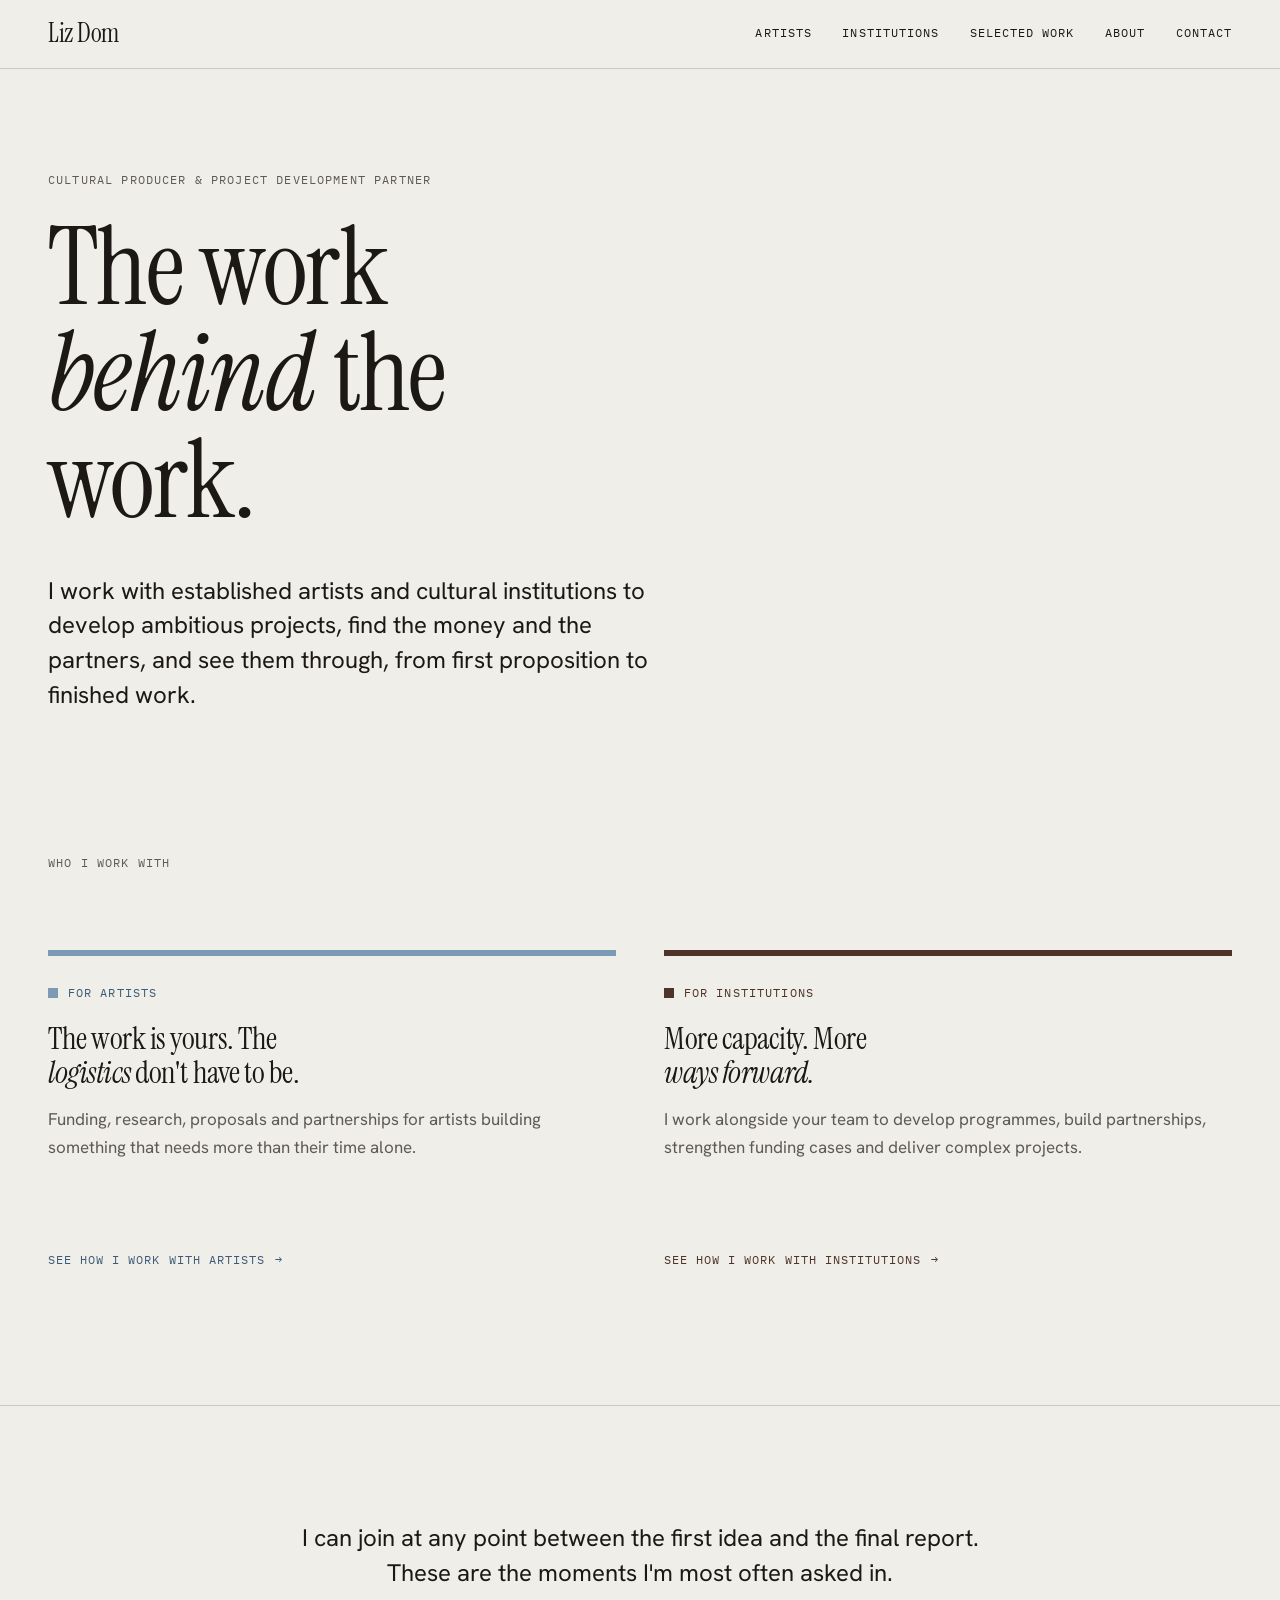
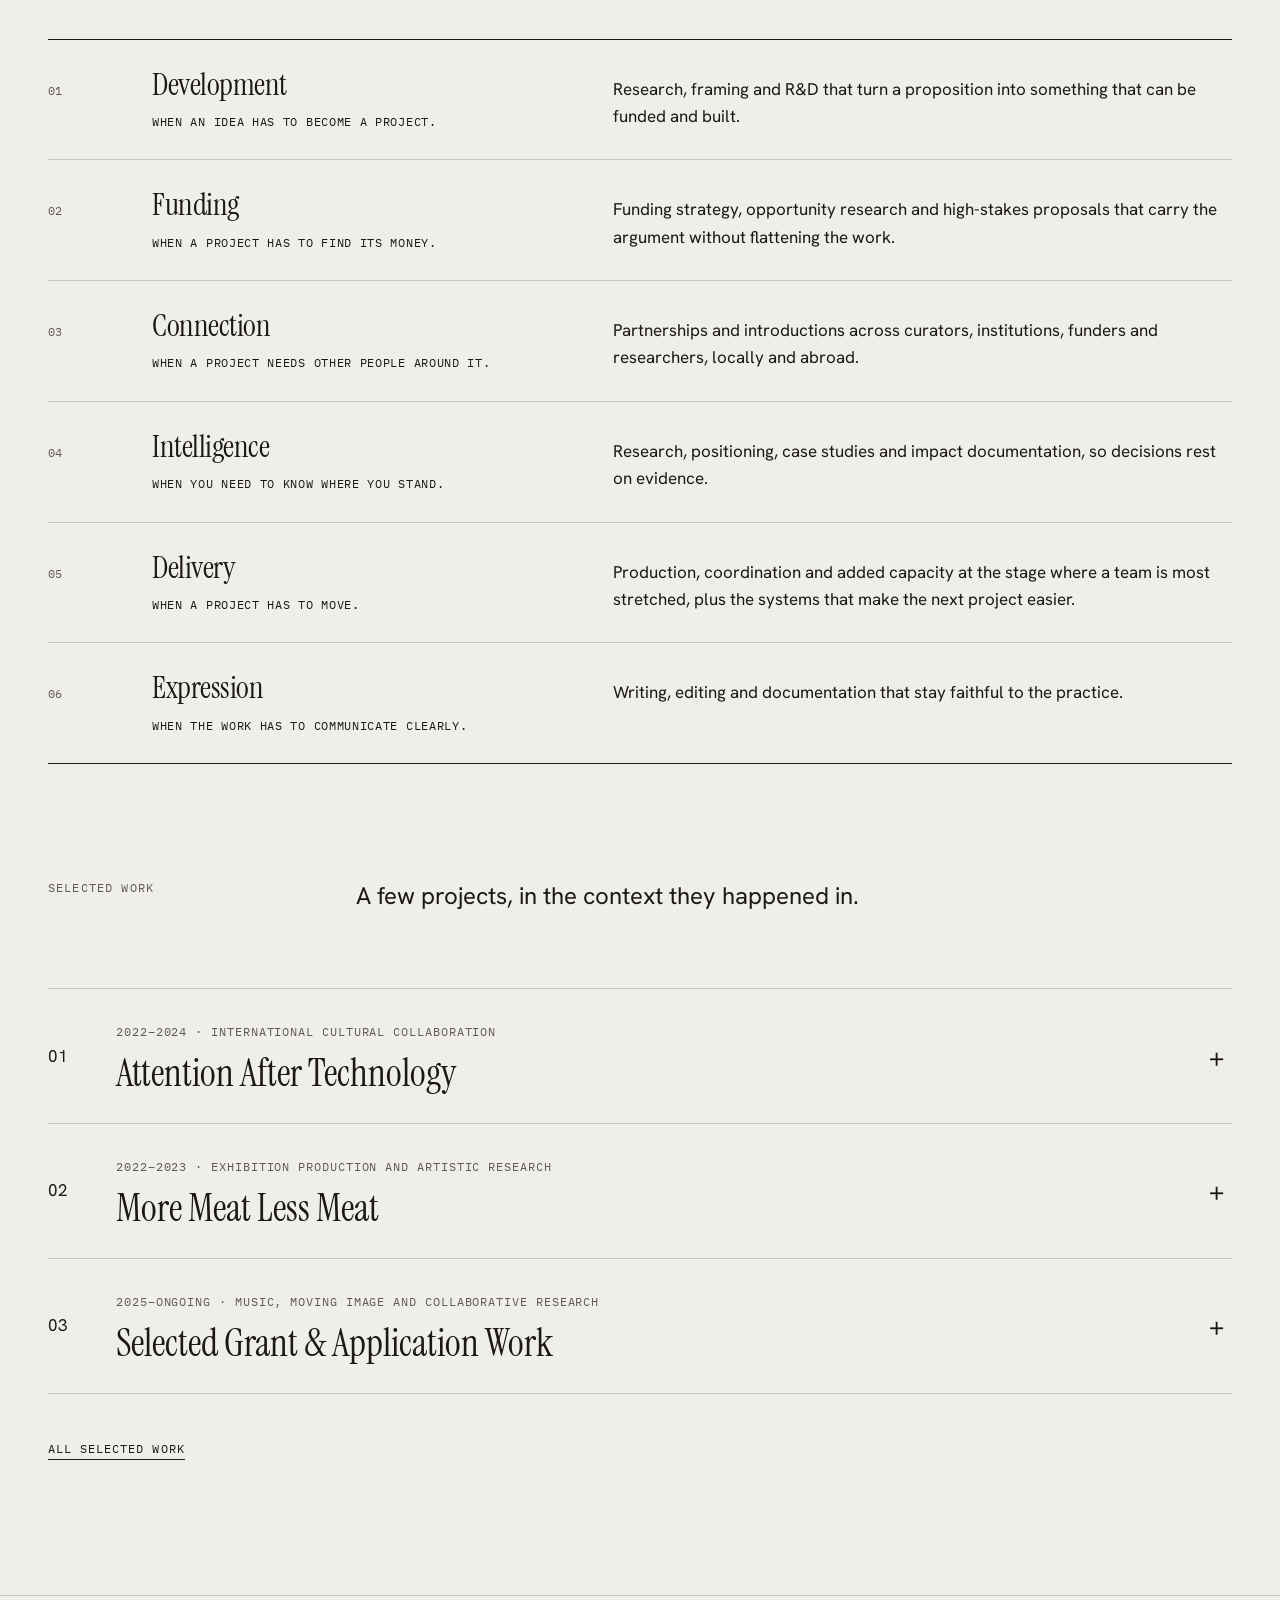
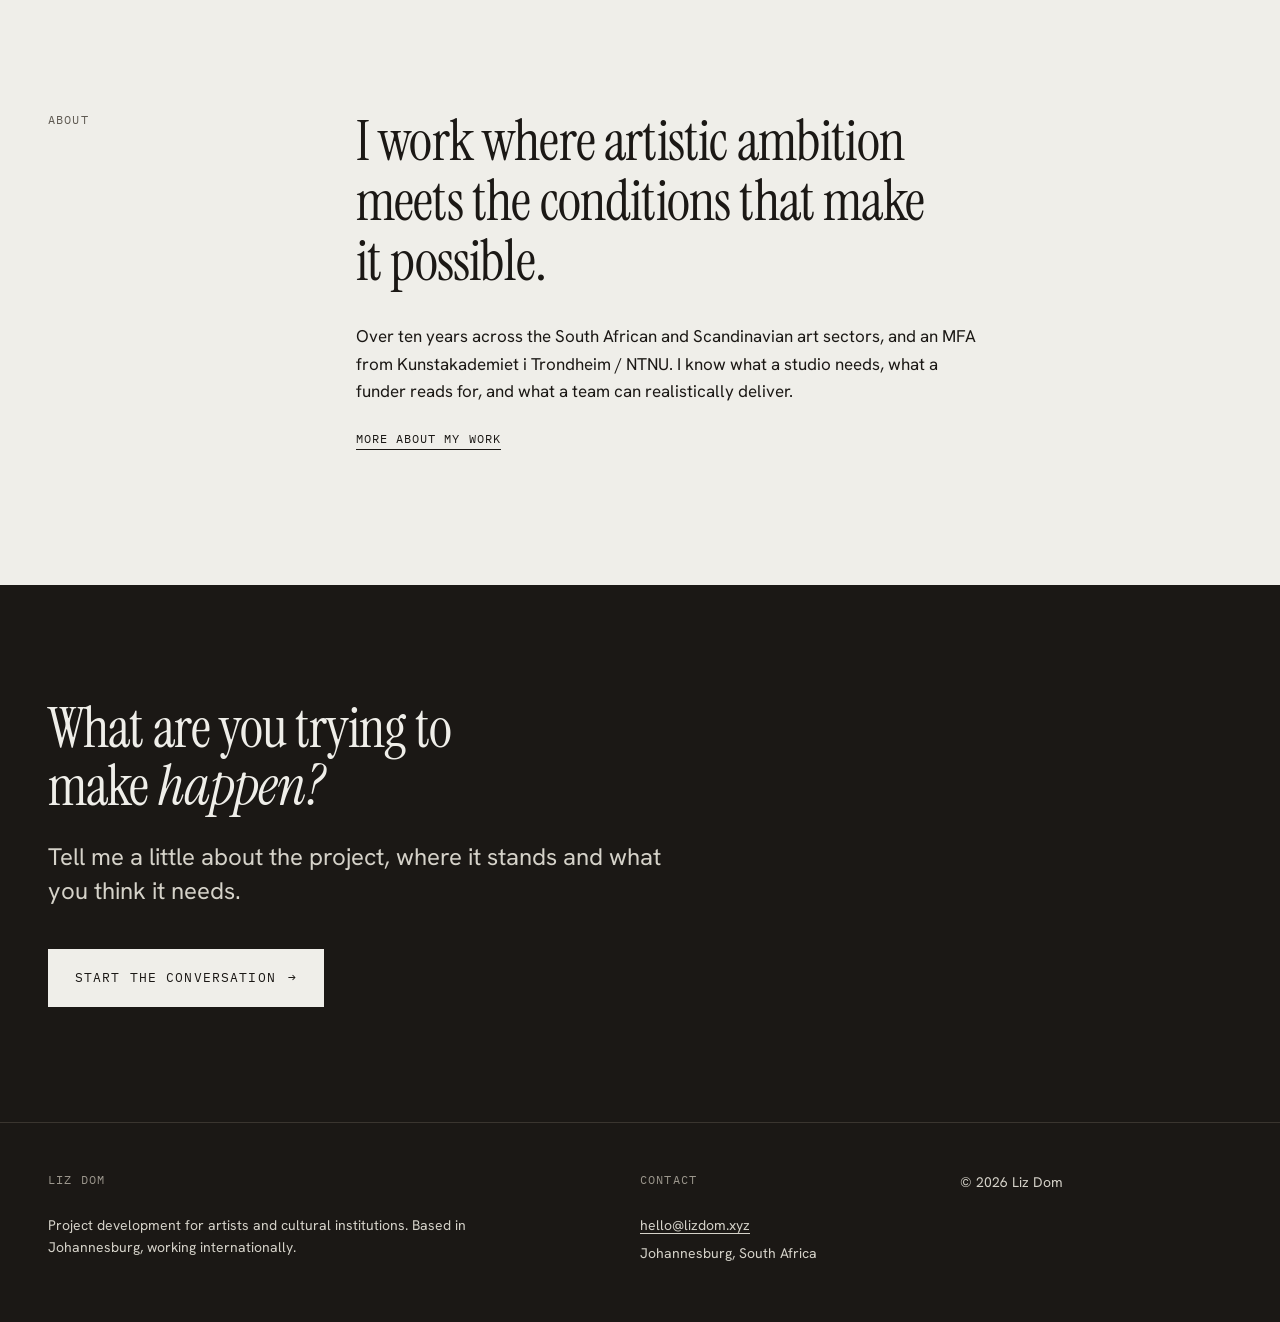
<file: index.html>
<!doctype html>
<html lang="en">
<head>
<meta charset="utf-8">
<meta name="viewport" content="width=device-width,initial-scale=1">
<title>Liz Dom — Cultural producer &amp; project development partner</title>
<meta name="description" content="Liz Dom works with established artists and cultural institutions as an external project partner: research, development, funding, partnerships and delivery.">
<meta name="theme-color" content="#EFEEE9">
<link rel="preconnect" href="https://fonts.googleapis.com"><link rel="preconnect" href="https://fonts.gstatic.com" crossorigin>
<link href="https://fonts.googleapis.com/css2?family=Hanken+Grotesk:wght@400;500;600&family=IBM+Plex+Mono:wght@400;500&family=Instrument+Serif:ital@0;1&display=swap" rel="stylesheet">
<link rel="stylesheet" href="css/tokens.css"><link rel="stylesheet" href="css/style.css">
</head>
<body data-page="home" data-theme="neutral">
<div id="app"><noscript><p style="padding:2rem">Liz Dom: cultural producer and project development partner. Please enable JavaScript, or email hello@lizdom.xyz.</p></noscript></div>
<script src="content/site.js"></script>
<script src="content/home.js"></script>
<script src="content/artists.js"></script>
<script src="content/institutions.js"></script>
<script src="content/about.js"></script>
<script src="content/projects.js"></script>
<script src="content/contact.js"></script>
<script src="js/render.js"></script>
</body>
</html>
</file>
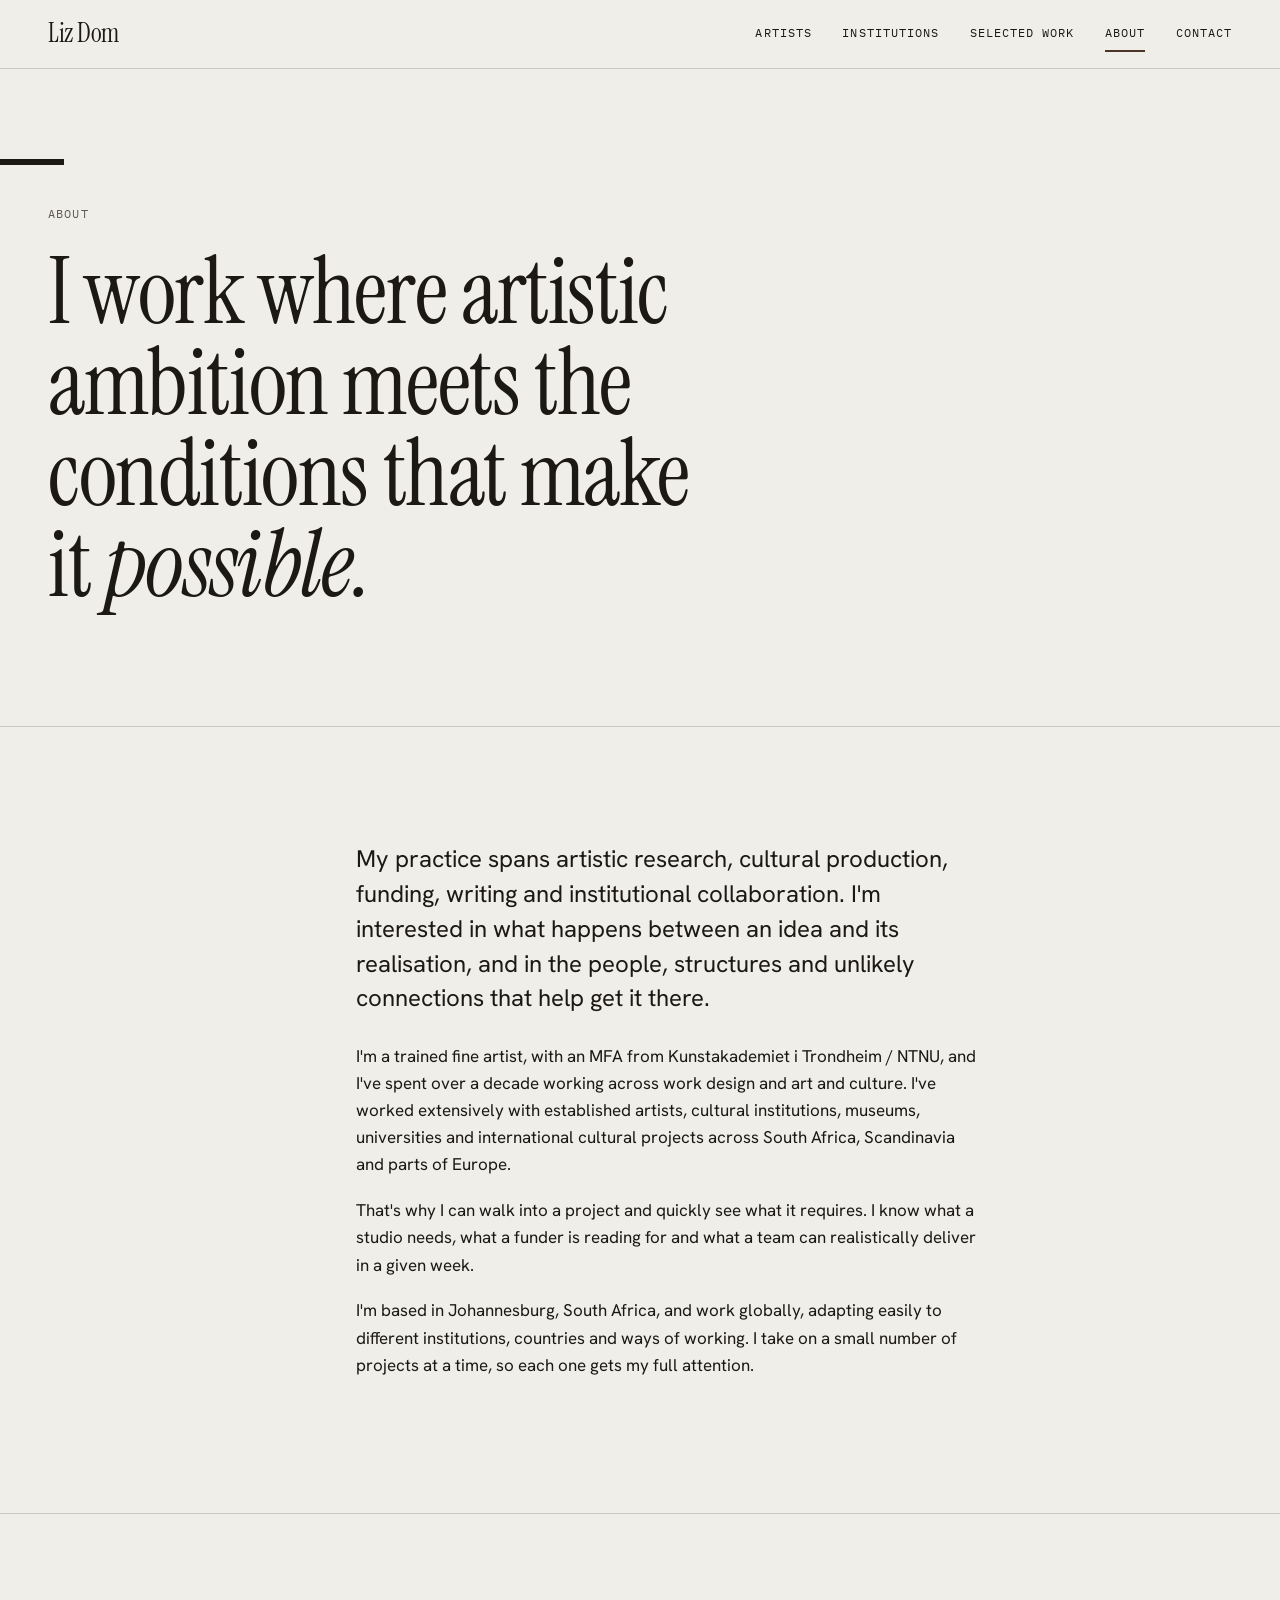
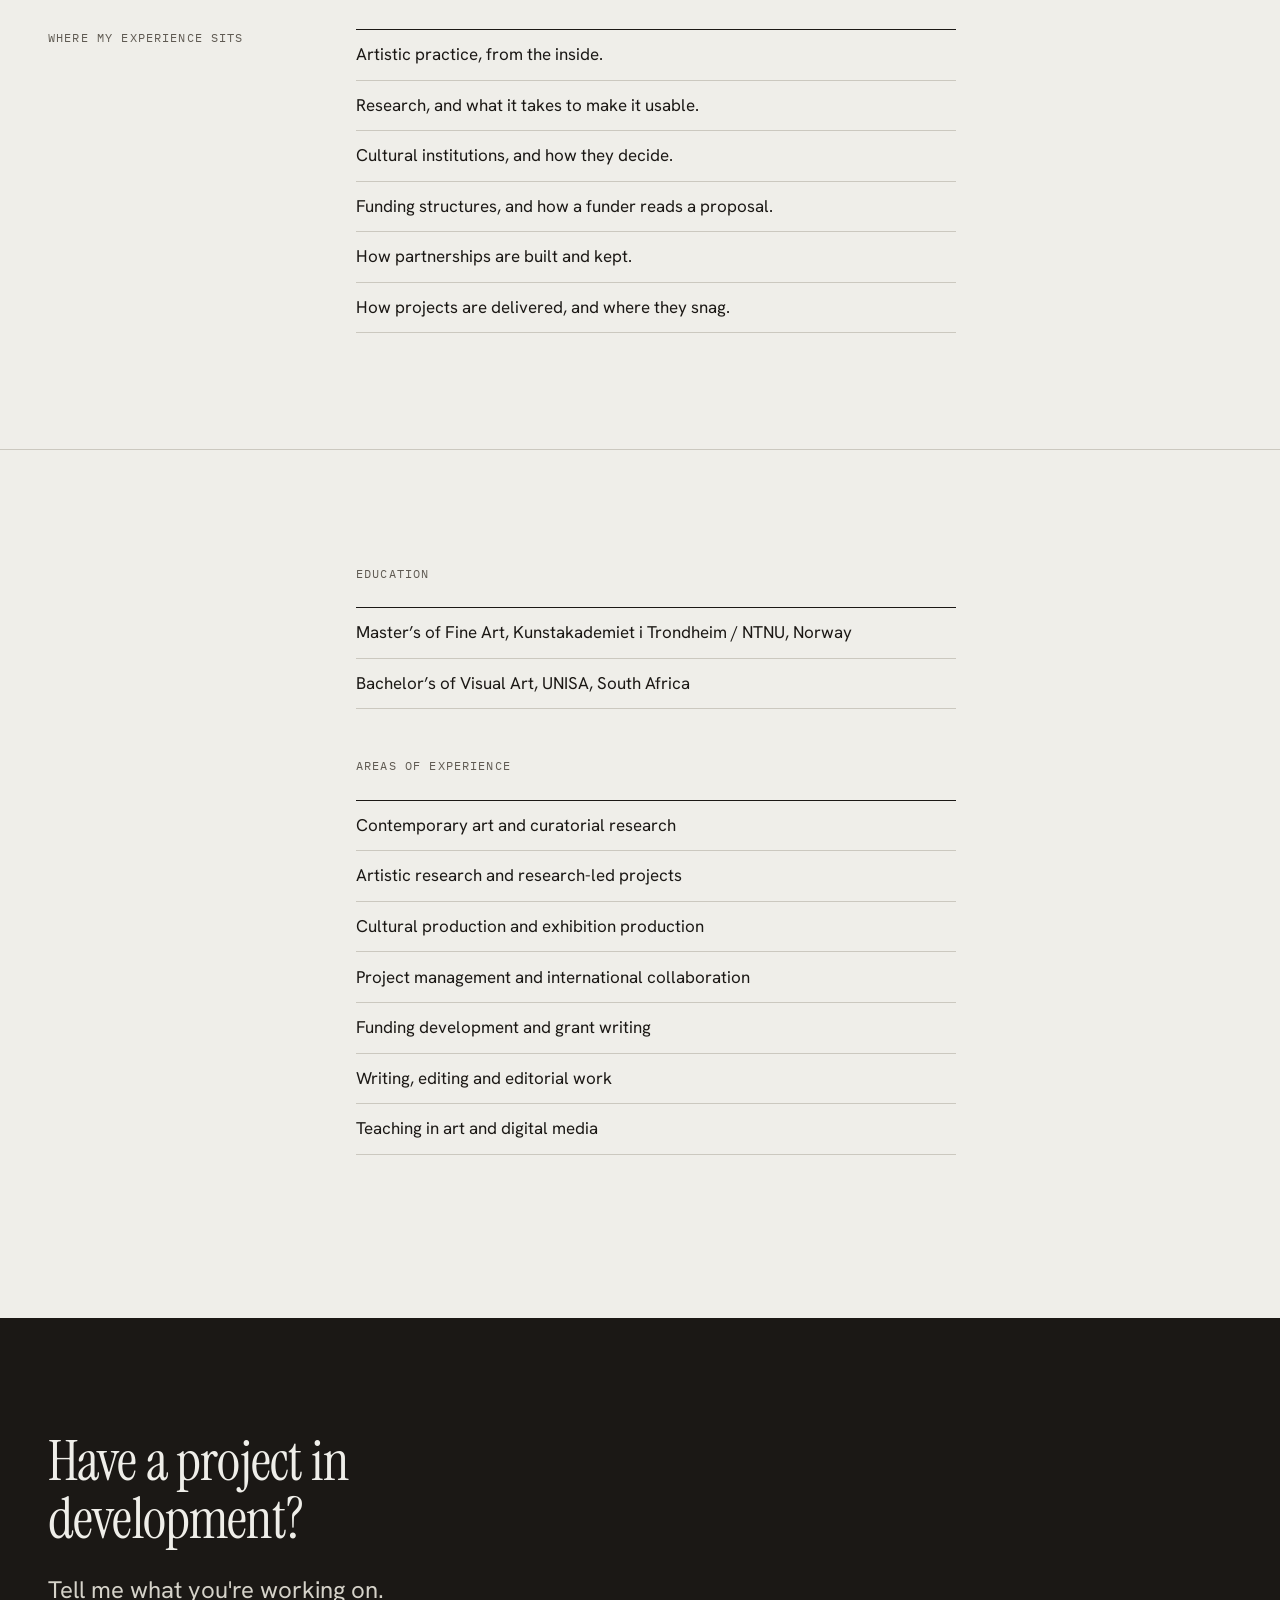
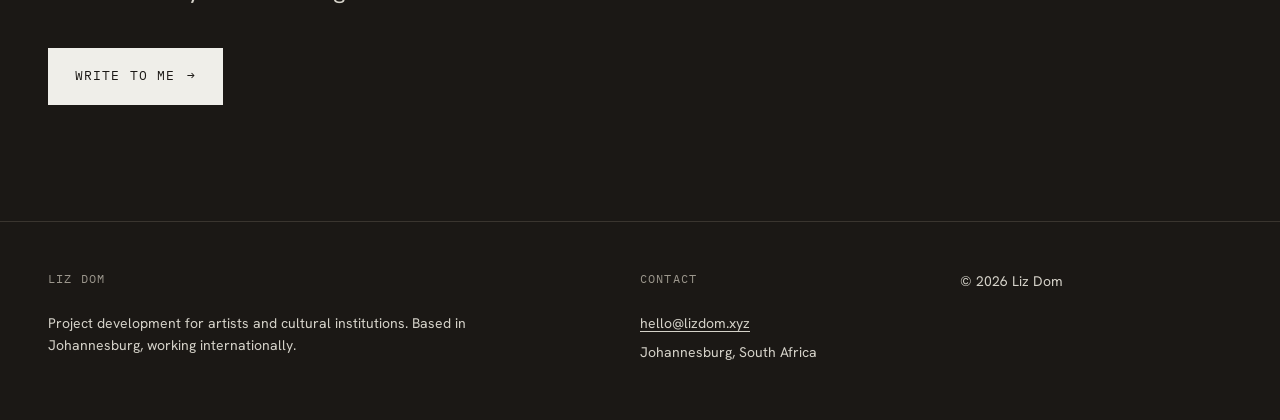
<file: about.html>
<!doctype html>
<html lang="en">
<head>
<meta charset="utf-8">
<meta name="viewport" content="width=device-width,initial-scale=1">
<title>About — Liz Dom</title>
<meta name="description" content="Liz Dom works with established artists and cultural institutions as an external project partner: research, development, funding, partnerships and delivery.">
<meta name="theme-color" content="#EFEEE9">
<link rel="preconnect" href="https://fonts.googleapis.com"><link rel="preconnect" href="https://fonts.gstatic.com" crossorigin>
<link href="https://fonts.googleapis.com/css2?family=Hanken+Grotesk:wght@400;500;600&family=IBM+Plex+Mono:wght@400;500&family=Instrument+Serif:ital@0;1&display=swap" rel="stylesheet">
<link rel="stylesheet" href="css/tokens.css"><link rel="stylesheet" href="css/style.css">
</head>
<body data-page="about" data-theme="neutral">
<div id="app"><noscript><p style="padding:2rem">Liz Dom: cultural producer and project development partner. Please enable JavaScript, or email hello@lizdom.xyz.</p></noscript></div>
<script src="content/site.js"></script>
<script src="content/home.js"></script>
<script src="content/artists.js"></script>
<script src="content/institutions.js"></script>
<script src="content/about.js"></script>
<script src="content/projects.js"></script>
<script src="content/contact.js"></script>
<script src="js/render.js"></script>
</body>
</html>
</file>
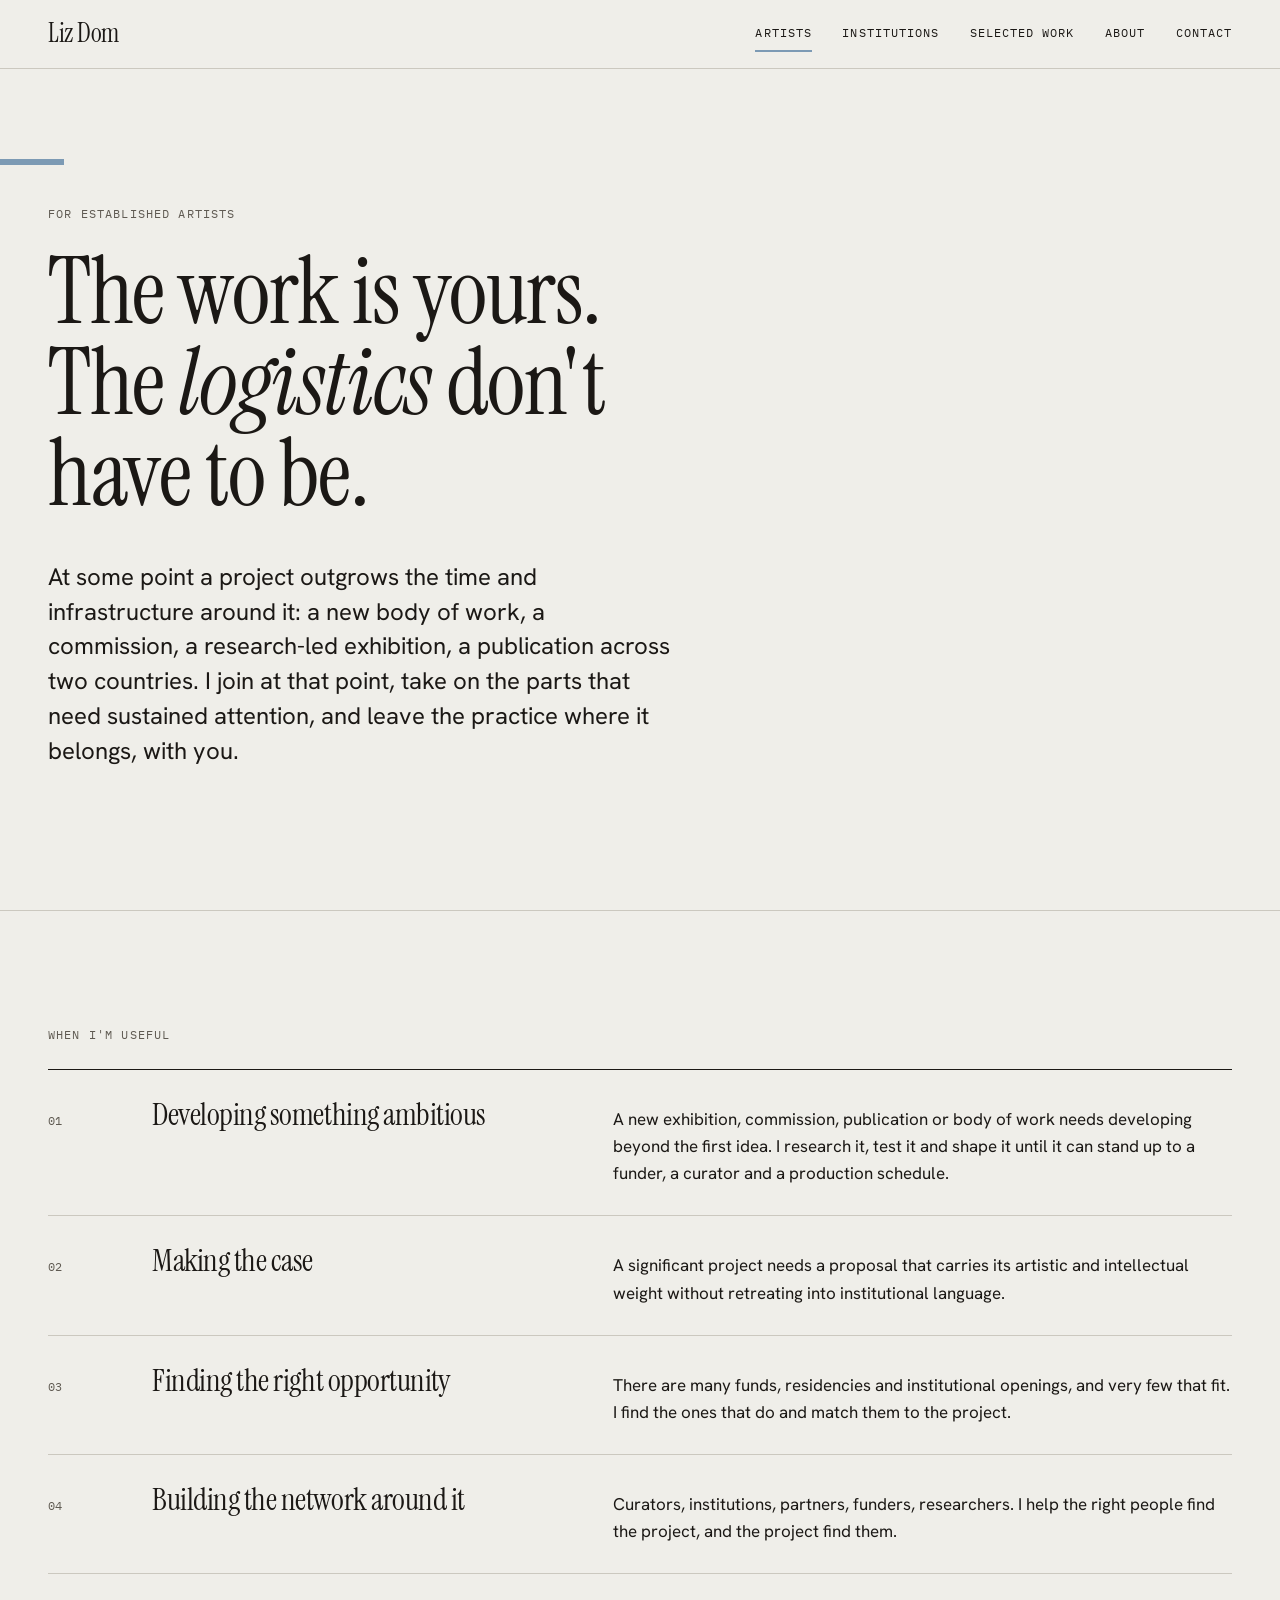
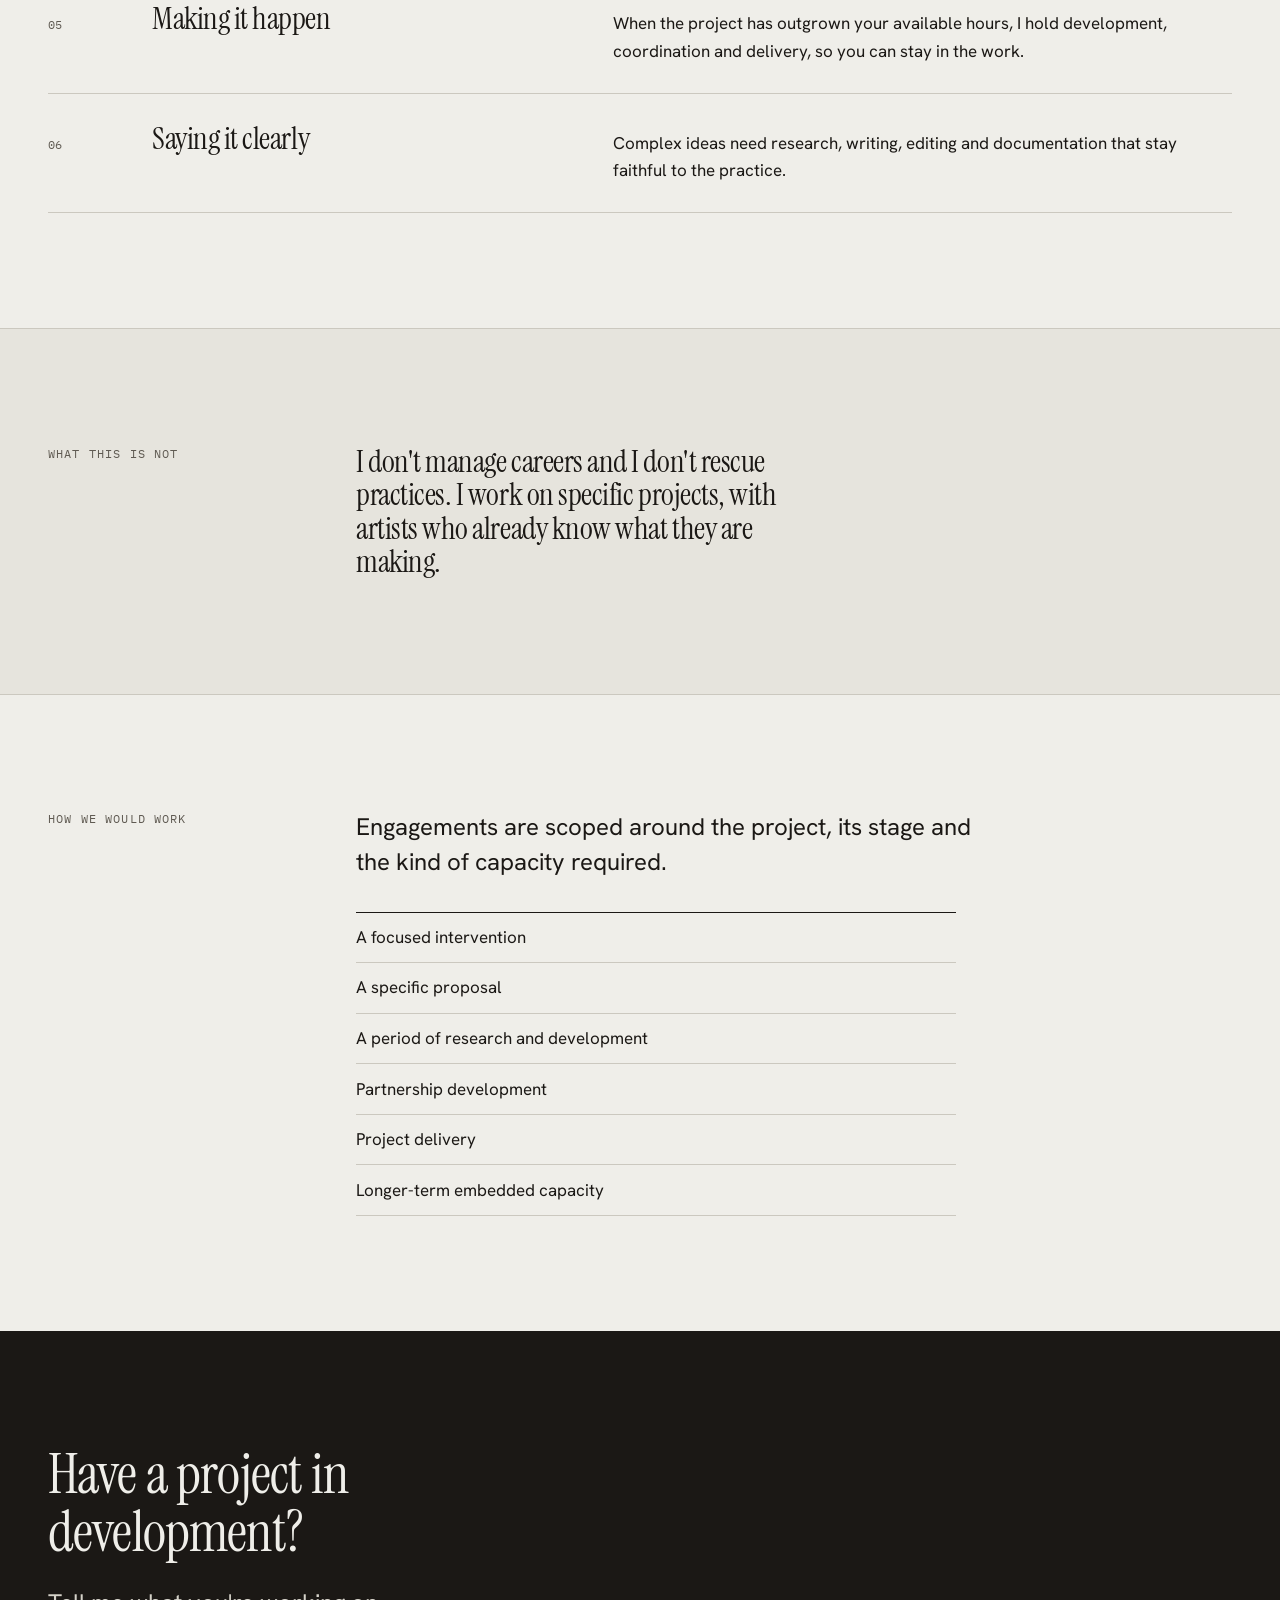
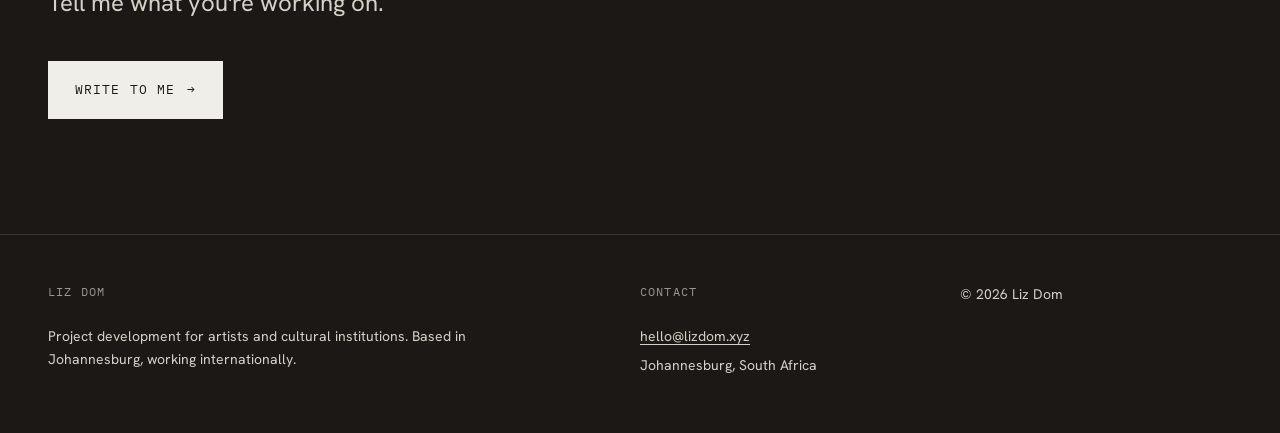
<file: artists.html>
<!doctype html>
<html lang="en">
<head>
<meta charset="utf-8">
<meta name="viewport" content="width=device-width,initial-scale=1">
<title>For artists — Liz Dom</title>
<meta name="description" content="Liz Dom works with established artists and cultural institutions as an external project partner: research, development, funding, partnerships and delivery.">
<meta name="theme-color" content="#EFEEE9">
<link rel="preconnect" href="https://fonts.googleapis.com"><link rel="preconnect" href="https://fonts.gstatic.com" crossorigin>
<link href="https://fonts.googleapis.com/css2?family=Hanken+Grotesk:wght@400;500;600&family=IBM+Plex+Mono:wght@400;500&family=Instrument+Serif:ital@0;1&display=swap" rel="stylesheet">
<link rel="stylesheet" href="css/tokens.css"><link rel="stylesheet" href="css/style.css">
</head>
<body data-page="artists" data-theme="artists">
<div id="app"><noscript><p style="padding:2rem">Liz Dom: cultural producer and project development partner. Please enable JavaScript, or email hello@lizdom.xyz.</p></noscript></div>
<script src="content/site.js"></script>
<script src="content/home.js"></script>
<script src="content/artists.js"></script>
<script src="content/institutions.js"></script>
<script src="content/about.js"></script>
<script src="content/projects.js"></script>
<script src="content/contact.js"></script>
<script src="js/render.js"></script>
</body>
</html>
</file>
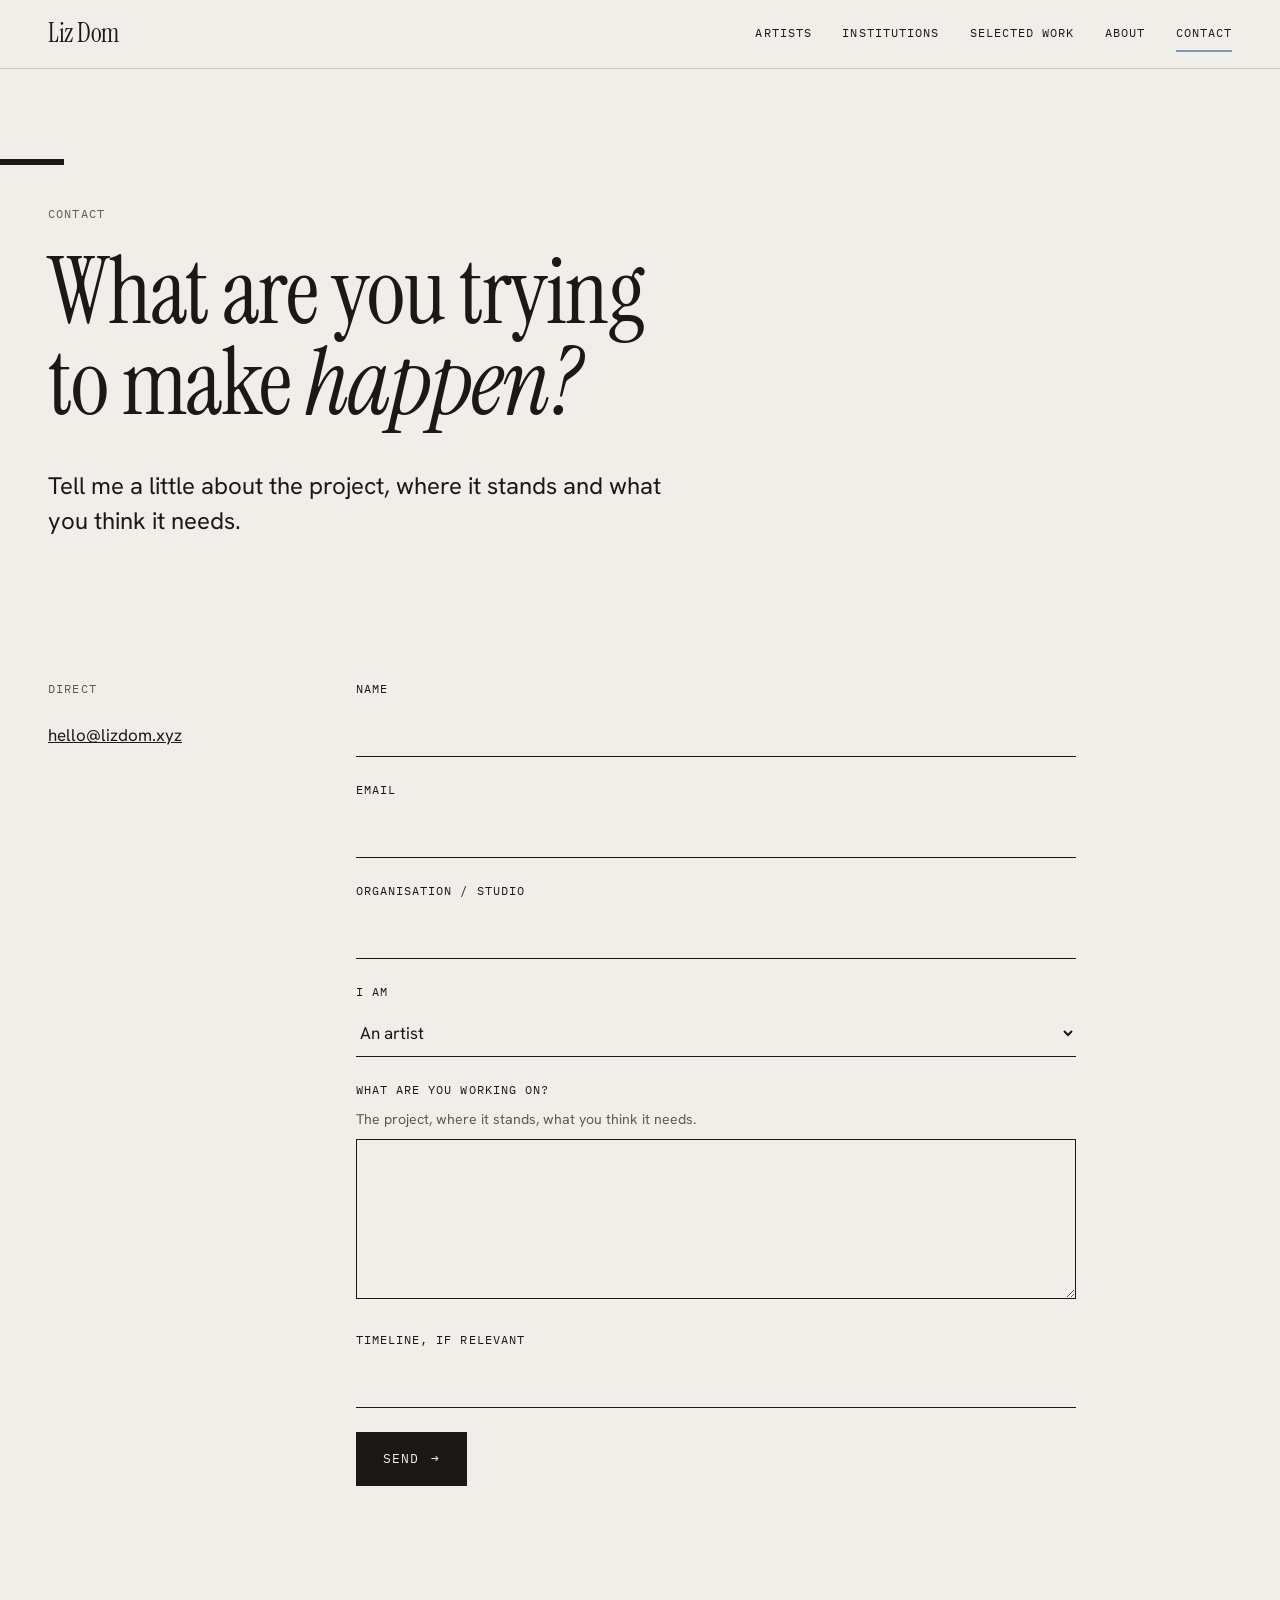
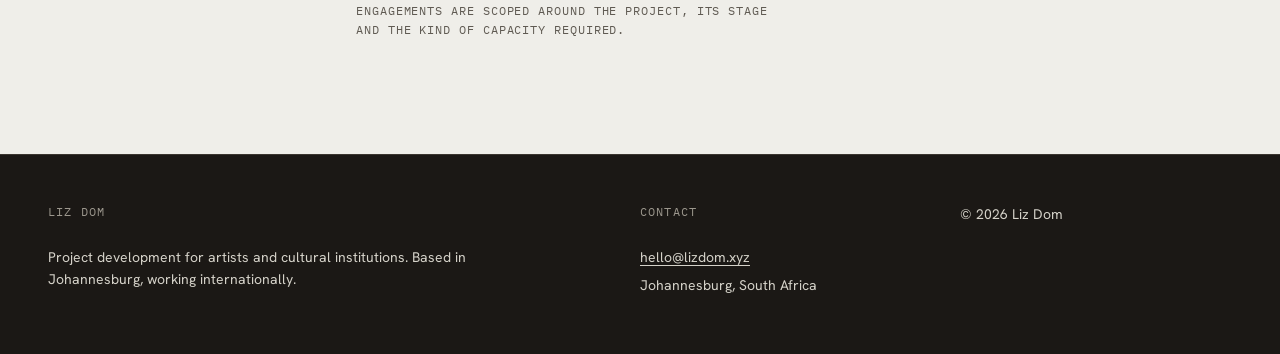
<file: contact.html>
<!doctype html>
<html lang="en">
<head>
<meta charset="utf-8">
<meta name="viewport" content="width=device-width,initial-scale=1">
<title>Contact — Liz Dom</title>
<meta name="description" content="Liz Dom works with established artists and cultural institutions as an external project partner: research, development, funding, partnerships and delivery.">
<meta name="theme-color" content="#EFEEE9">
<link rel="preconnect" href="https://fonts.googleapis.com"><link rel="preconnect" href="https://fonts.gstatic.com" crossorigin>
<link href="https://fonts.googleapis.com/css2?family=Hanken+Grotesk:wght@400;500;600&family=IBM+Plex+Mono:wght@400;500&family=Instrument+Serif:ital@0;1&display=swap" rel="stylesheet">
<link rel="stylesheet" href="css/tokens.css"><link rel="stylesheet" href="css/style.css">
</head>
<body data-page="contact" data-theme="neutral">
<div id="app"><noscript><p style="padding:2rem">Liz Dom: cultural producer and project development partner. Please enable JavaScript, or email hello@lizdom.xyz.</p></noscript></div>
<script src="content/site.js"></script>
<script src="content/home.js"></script>
<script src="content/artists.js"></script>
<script src="content/institutions.js"></script>
<script src="content/about.js"></script>
<script src="content/projects.js"></script>
<script src="content/contact.js"></script>
<script src="js/render.js"></script>
</body>
</html>
</file>
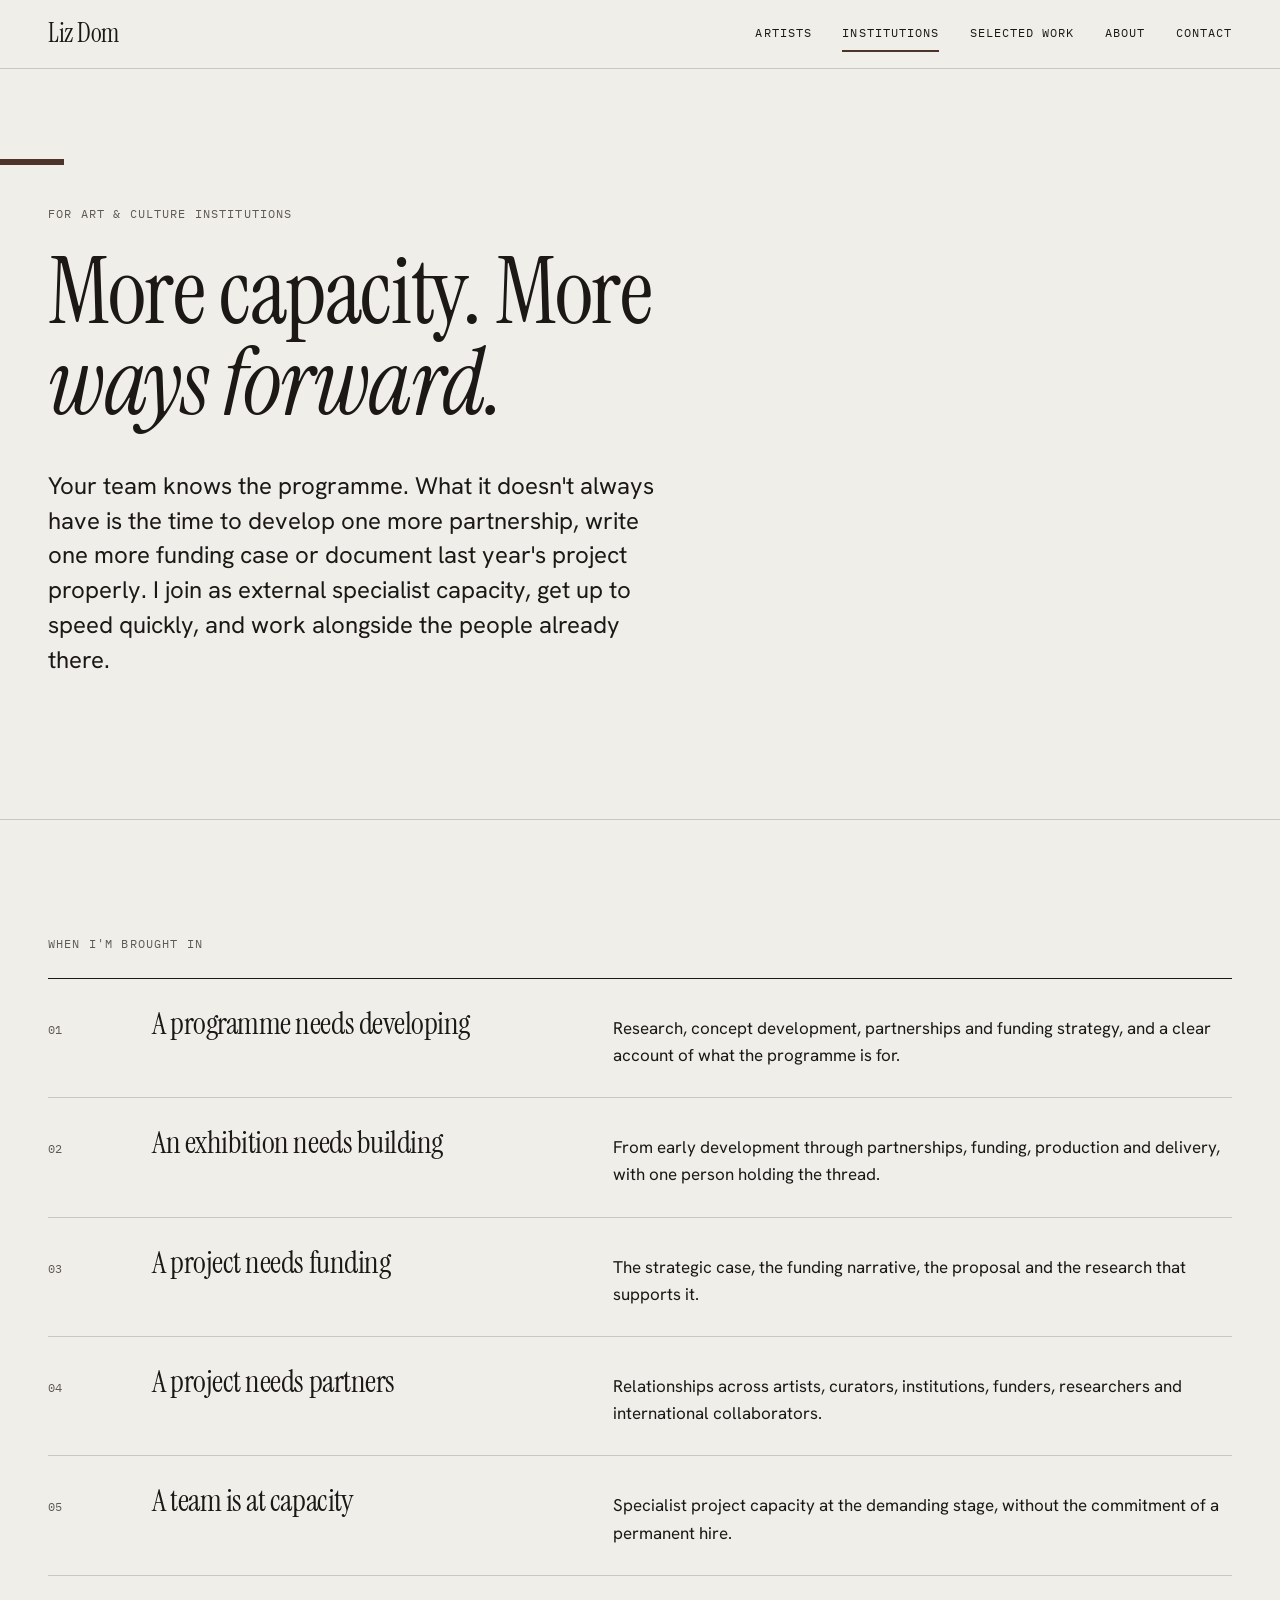
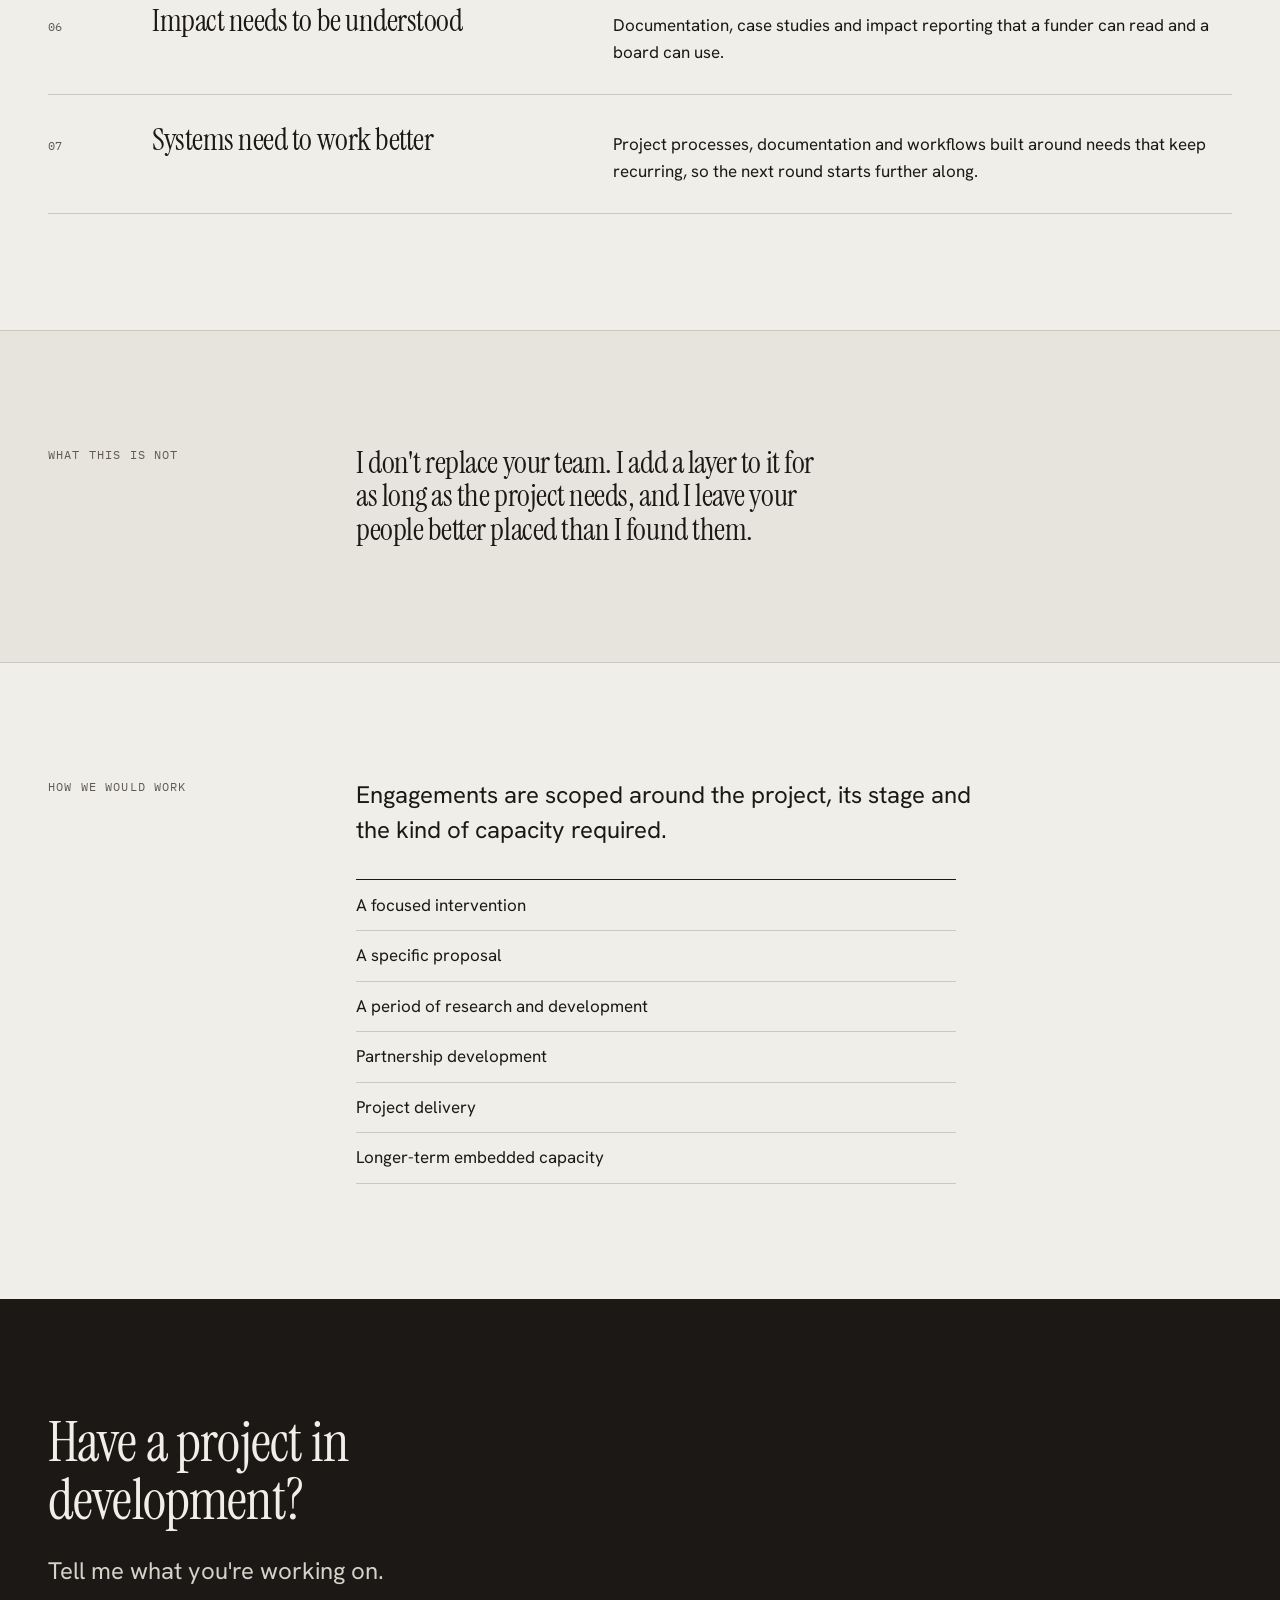
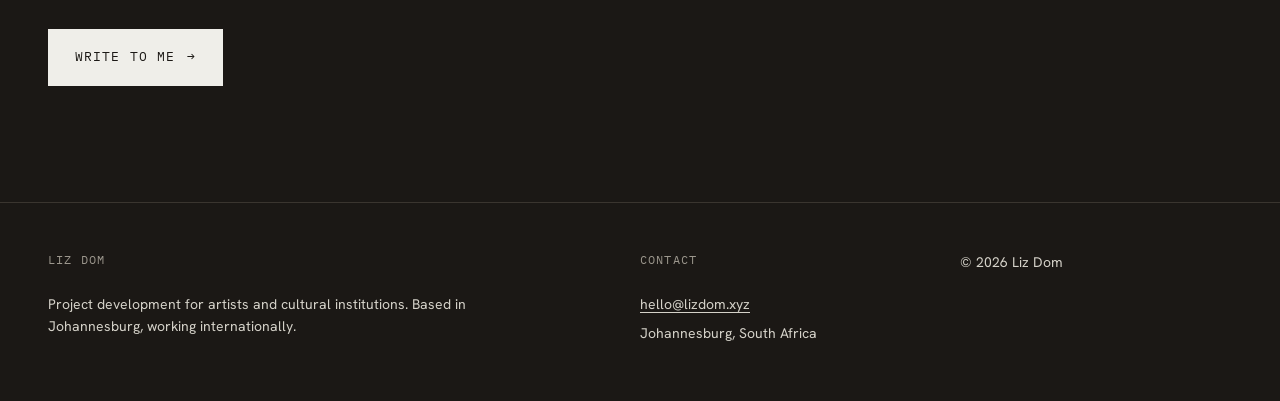
<file: institutions.html>
<!doctype html>
<html lang="en">
<head>
<meta charset="utf-8">
<meta name="viewport" content="width=device-width,initial-scale=1">
<title>For institutions — Liz Dom</title>
<meta name="description" content="Liz Dom works with established artists and cultural institutions as an external project partner: research, development, funding, partnerships and delivery.">
<meta name="theme-color" content="#EFEEE9">
<link rel="preconnect" href="https://fonts.googleapis.com"><link rel="preconnect" href="https://fonts.gstatic.com" crossorigin>
<link href="https://fonts.googleapis.com/css2?family=Hanken+Grotesk:wght@400;500;600&family=IBM+Plex+Mono:wght@400;500&family=Instrument+Serif:ital@0;1&display=swap" rel="stylesheet">
<link rel="stylesheet" href="css/tokens.css"><link rel="stylesheet" href="css/style.css">
</head>
<body data-page="institutions" data-theme="institutions">
<div id="app"><noscript><p style="padding:2rem">Liz Dom: cultural producer and project development partner. Please enable JavaScript, or email hello@lizdom.xyz.</p></noscript></div>
<script src="content/site.js"></script>
<script src="content/home.js"></script>
<script src="content/artists.js"></script>
<script src="content/institutions.js"></script>
<script src="content/about.js"></script>
<script src="content/projects.js"></script>
<script src="content/contact.js"></script>
<script src="js/render.js"></script>
</body>
</html>
</file>
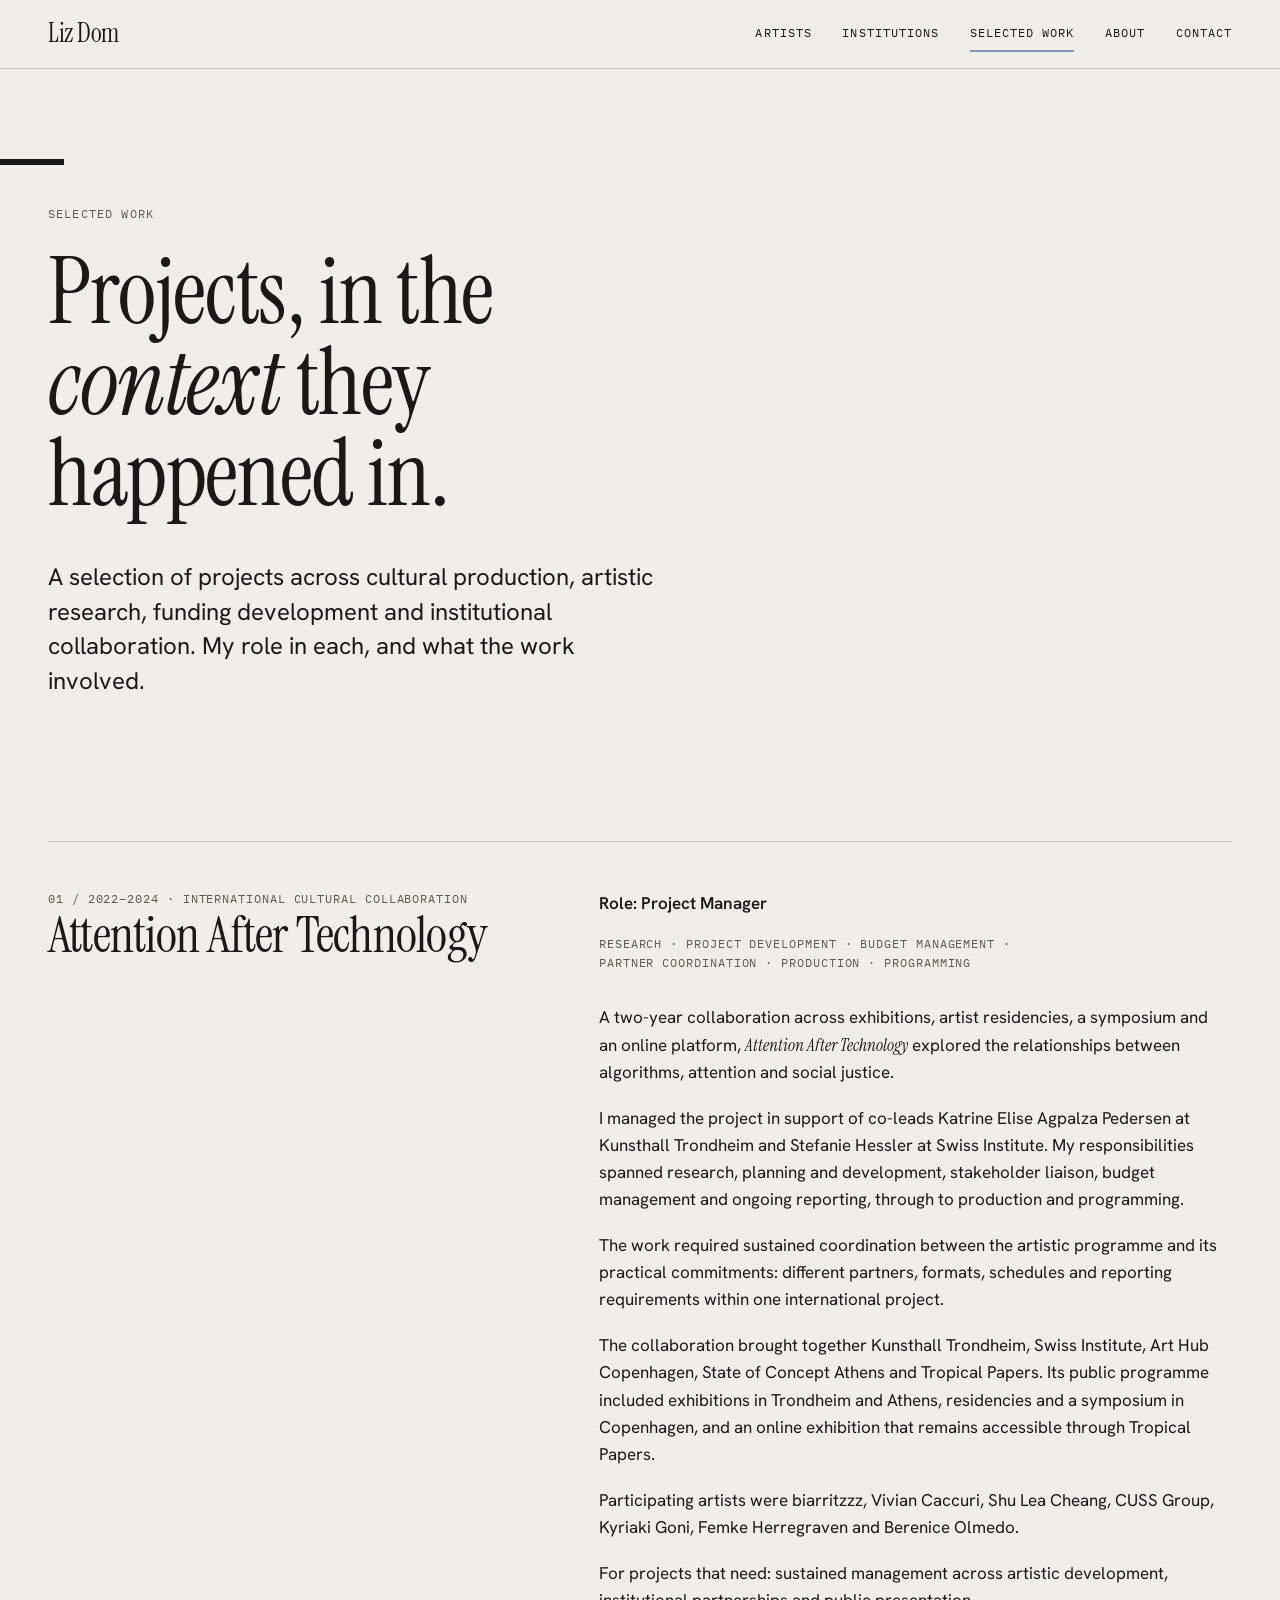
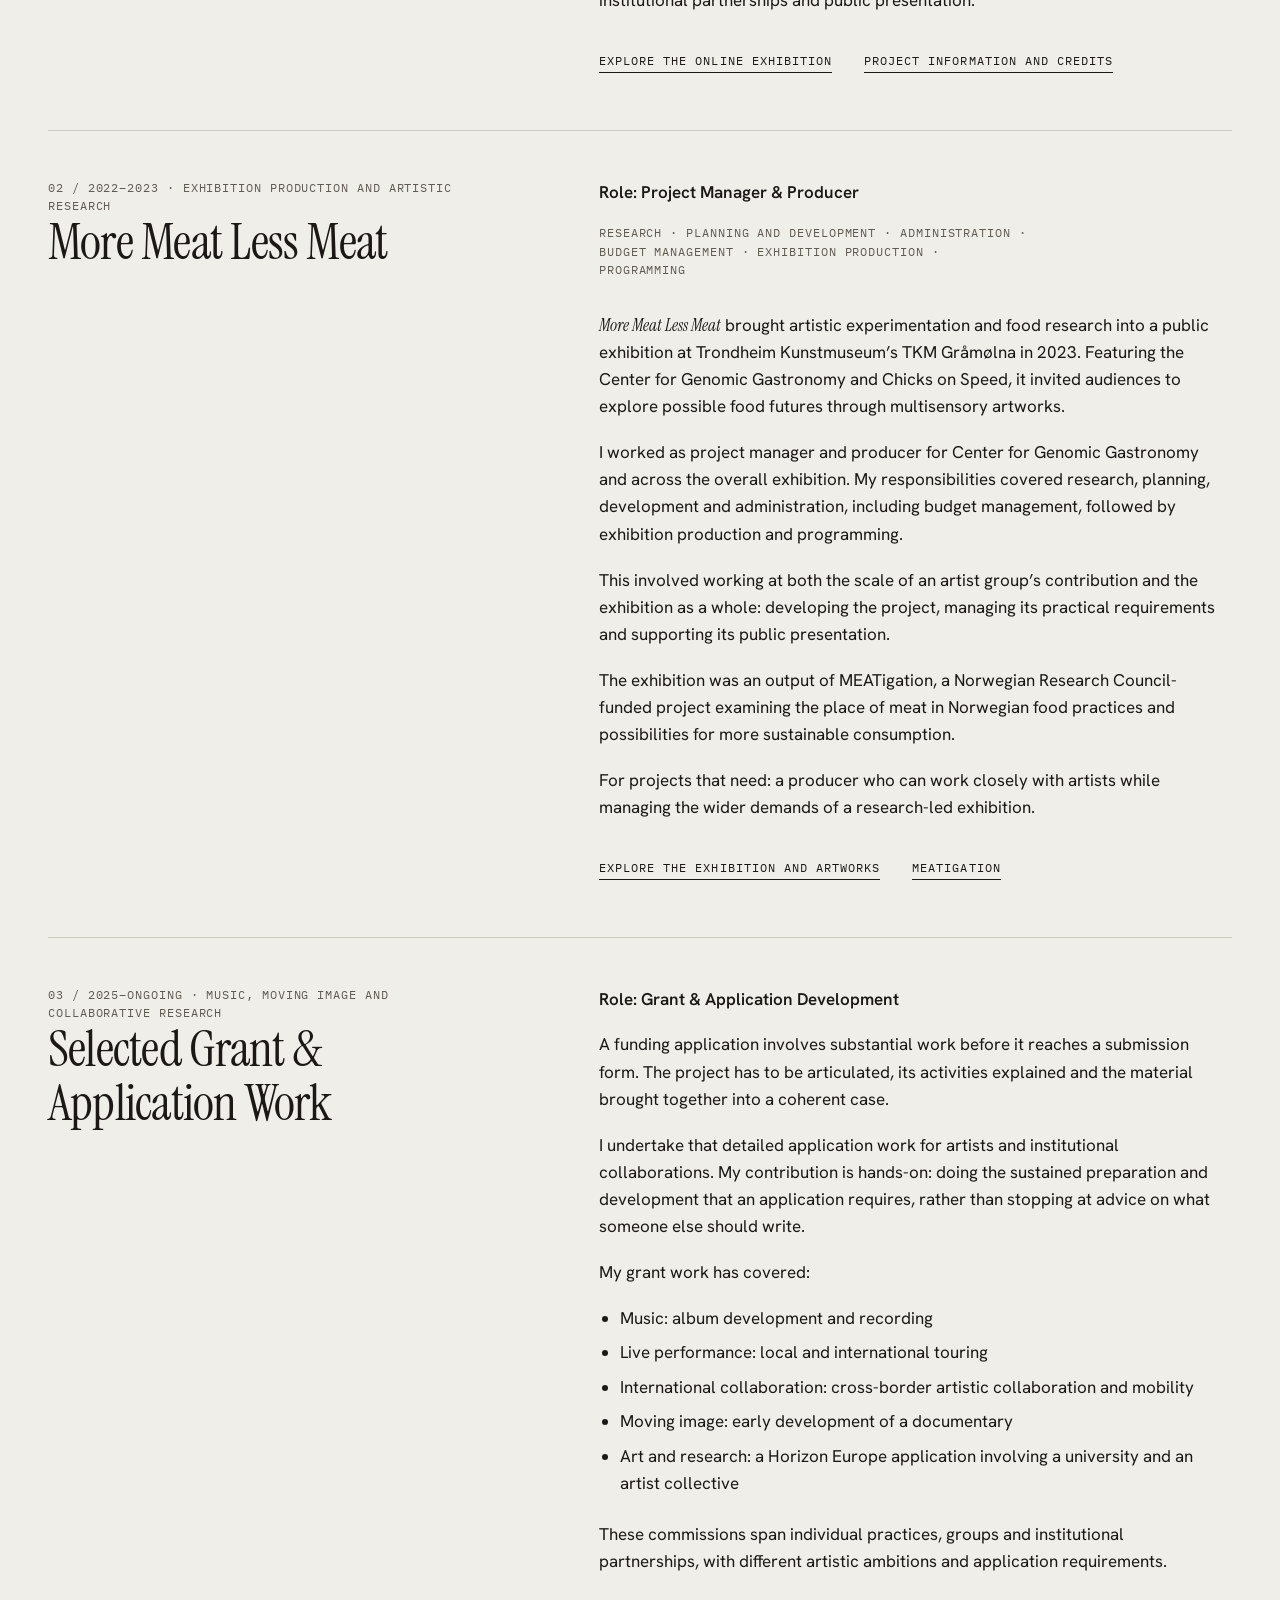
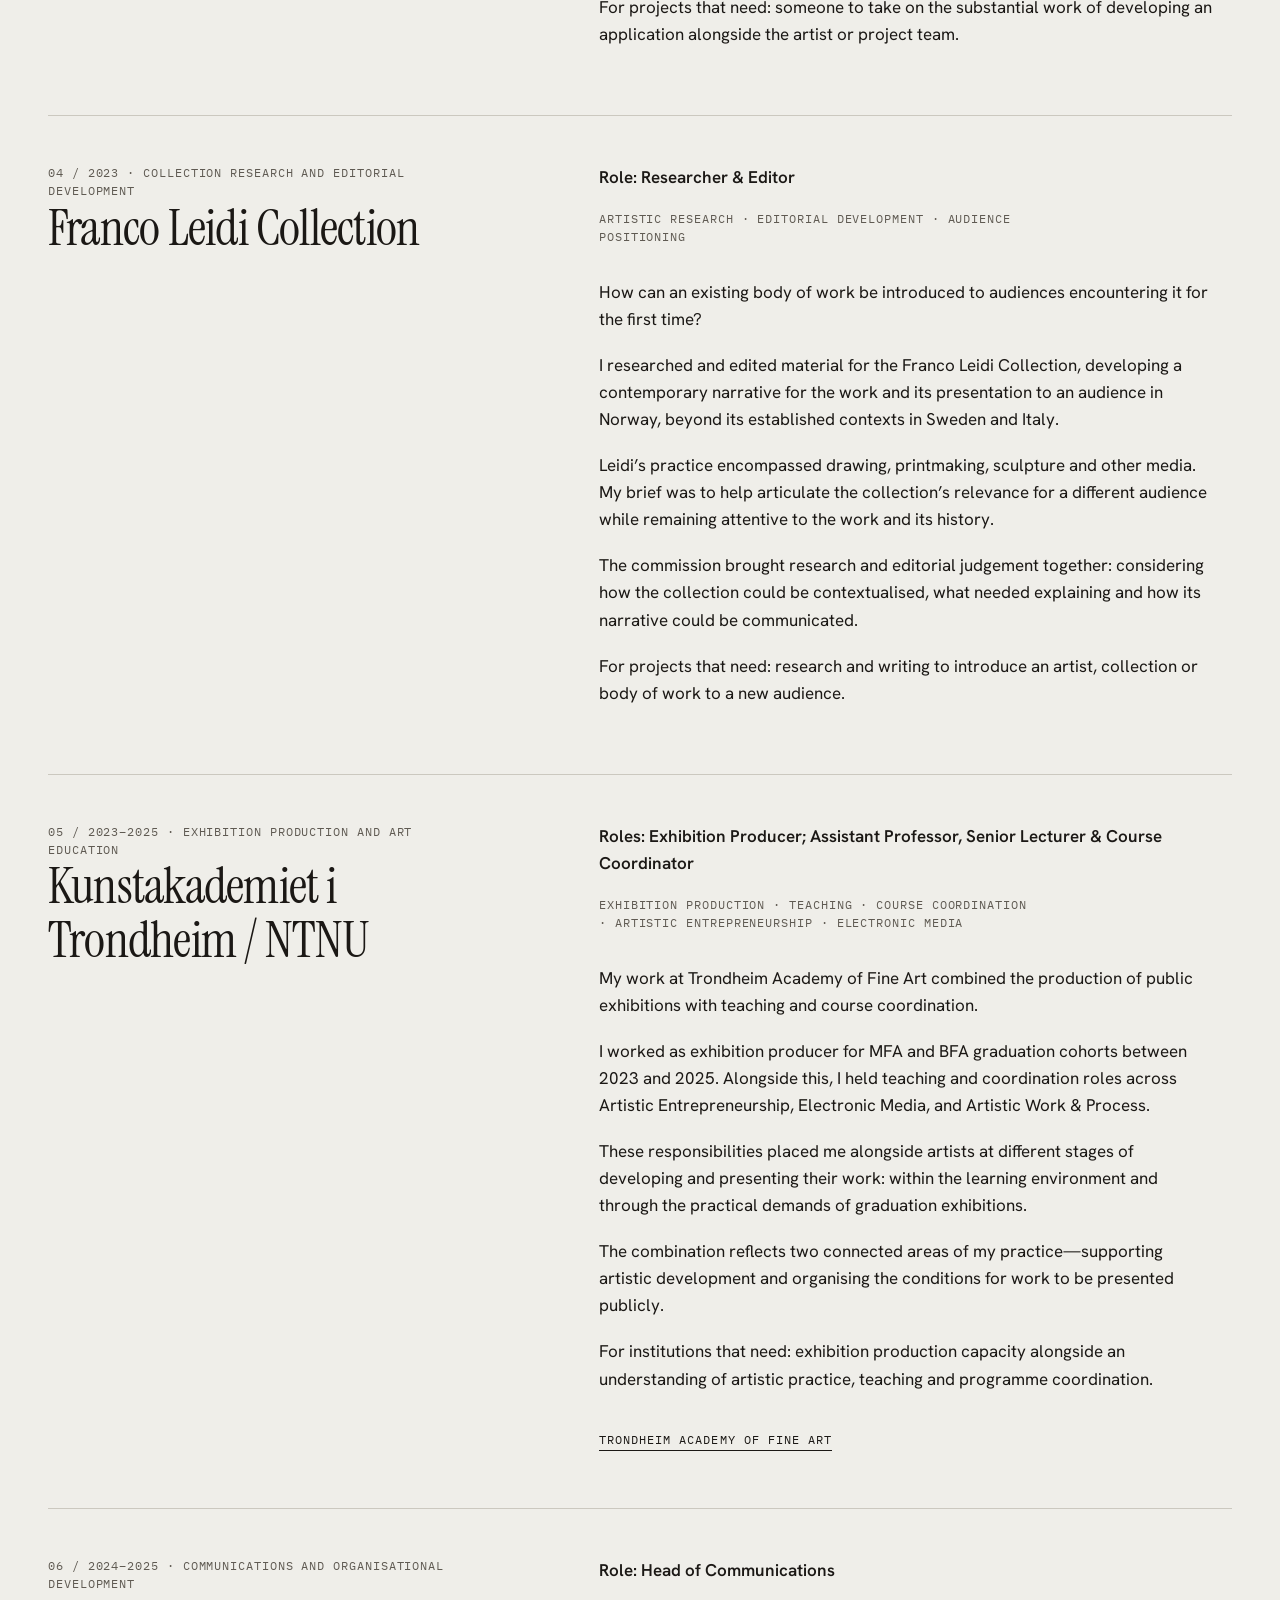
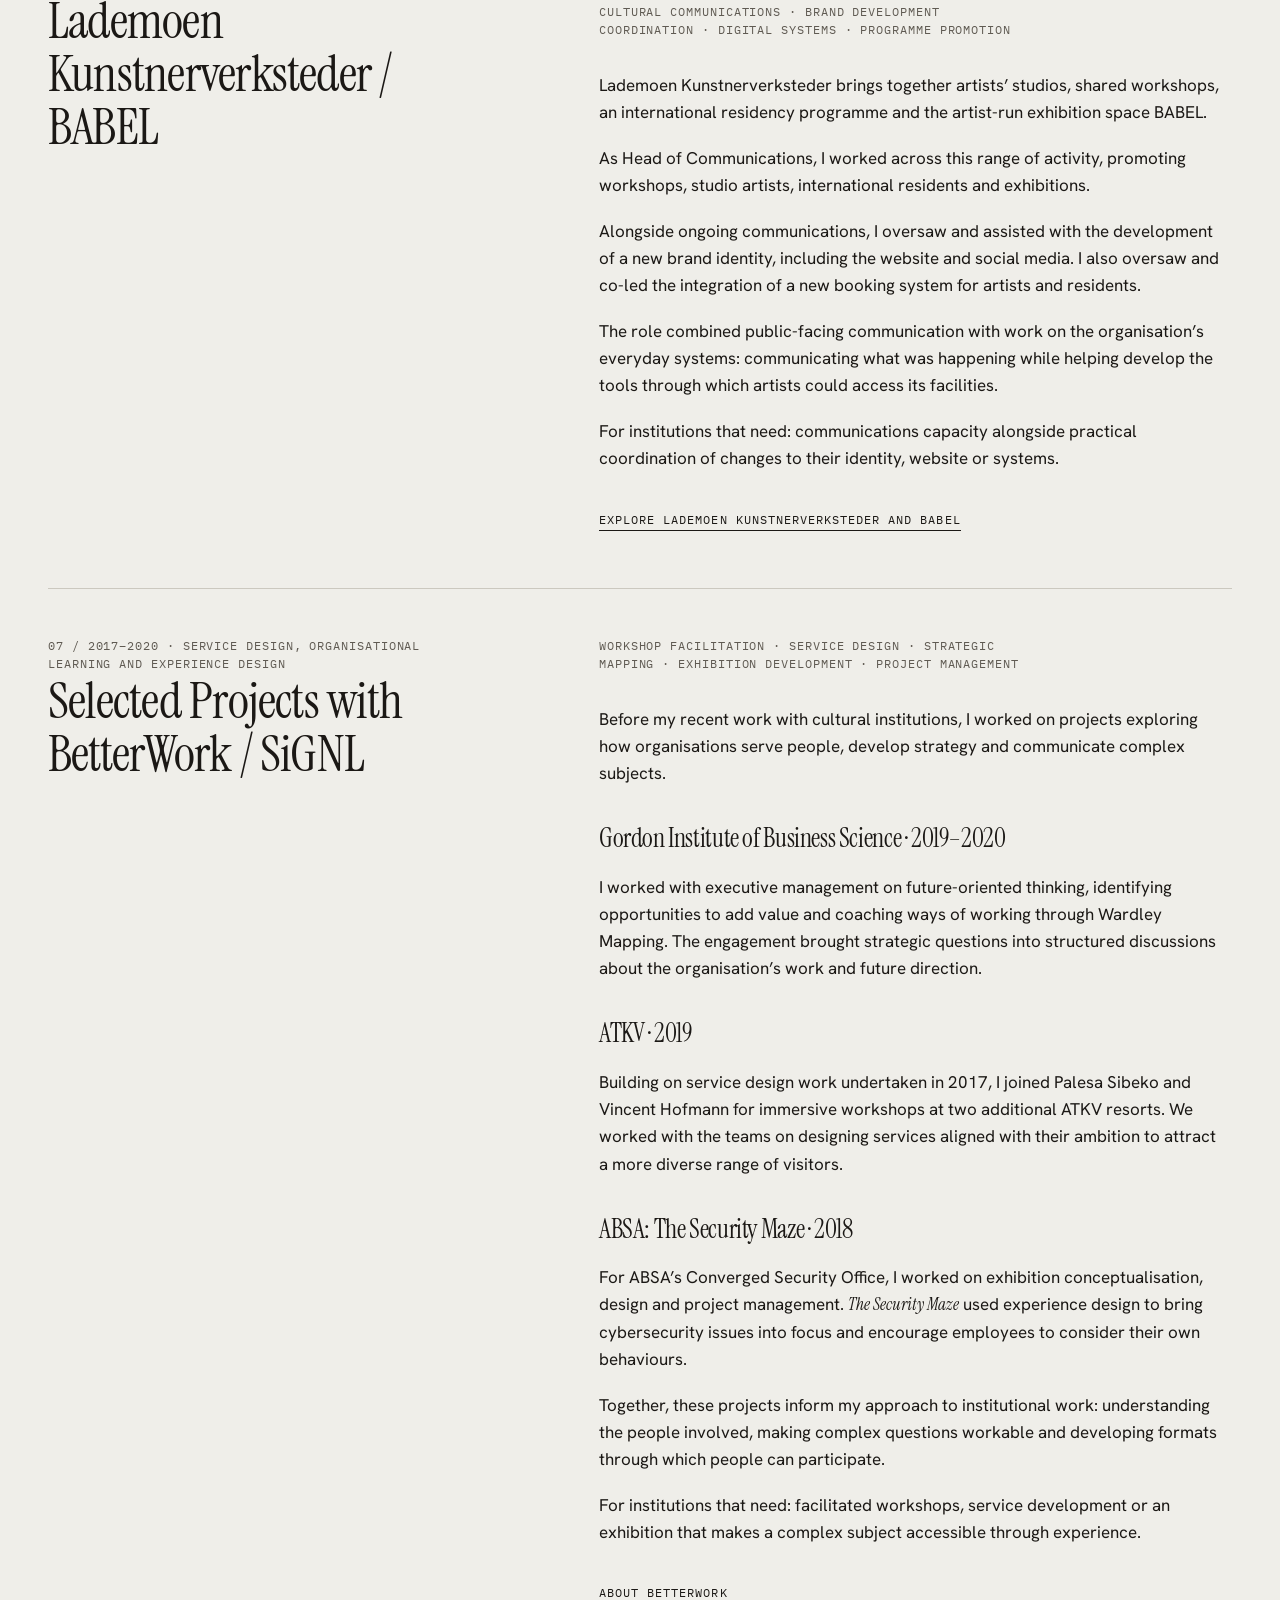
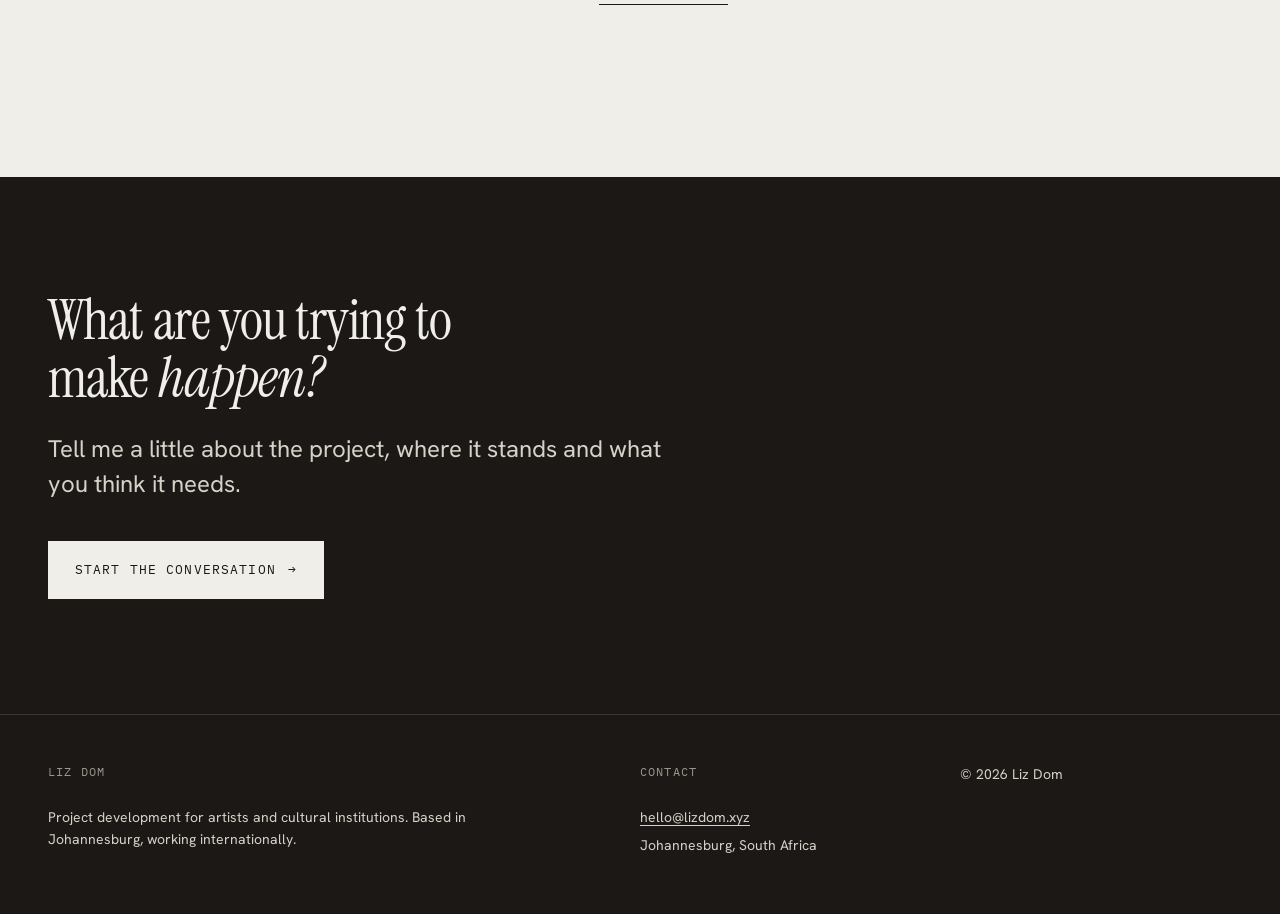
<file: work.html>
<!doctype html>
<html lang="en">
<head>
<meta charset="utf-8">
<meta name="viewport" content="width=device-width,initial-scale=1">
<title>Selected work — Liz Dom</title>
<meta name="description" content="Liz Dom works with established artists and cultural institutions as an external project partner: research, development, funding, partnerships and delivery.">
<meta name="theme-color" content="#EFEEE9">
<link rel="preconnect" href="https://fonts.googleapis.com"><link rel="preconnect" href="https://fonts.gstatic.com" crossorigin>
<link href="https://fonts.googleapis.com/css2?family=Hanken+Grotesk:wght@400;500;600&family=IBM+Plex+Mono:wght@400;500&family=Instrument+Serif:ital@0;1&display=swap" rel="stylesheet">
<link rel="stylesheet" href="css/tokens.css"><link rel="stylesheet" href="css/style.css">
</head>
<body data-page="work" data-theme="neutral">
<div id="app"><noscript><p style="padding:2rem">Liz Dom: cultural producer and project development partner. Please enable JavaScript, or email hello@lizdom.xyz.</p></noscript></div>
<script src="content/site.js"></script>
<script src="content/home.js"></script>
<script src="content/artists.js"></script>
<script src="content/institutions.js"></script>
<script src="content/about.js"></script>
<script src="content/projects.js"></script>
<script src="content/contact.js"></script>
<script src="js/render.js"></script>
</body>
</html>
</file>
<file: css/tokens.css>
:root{
  /* ---- COLOUR: edit these hex codes to change the whole site ---- */
  --paper:#EFEEE9;          /* page background */
  --paper-deep:#E6E4DD;     /* panels */
  --ink:#1B1815;            /* main text */
  --muted:#5F5A52;          /* secondary text */
  --rule:#CBC8BF;           /* hairlines */

  --artist:#7C9AB4;         /* ESTABLISHED ARTISTS pathway: markers, bars, blocks */
  --artist-ink:#3C5B76;     /* darker blue for text and links (passes contrast) */
  --institution:#4E3328;    /* INSTITUTIONS pathway: markers, bars, text, links */

  /* ---- FONTS ---- */
  --font-display:"Instrument Serif","Times New Roman",Georgia,serif;
  --font-body:"Hanken Grotesk",system-ui,-apple-system,"Segoe UI",Roboto,sans-serif;
  --font-meta:"IBM Plex Mono",ui-monospace,Menlo,Consolas,monospace;

  /* ---- SIZES ---- */
  --size-body:1.0625rem;
  --size-small:.875rem;
  --size-meta:.72rem;
  --size-lead:clamp(1.2rem,1.1rem + .5vw,1.5rem);
  --size-h3:clamp(1.5rem,1.3rem + .8vw,2rem);
  --size-h2:clamp(2rem,1.4rem + 2.6vw,3.6rem);
  --size-h1:clamp(2.8rem,1.2rem + 7vw,7.5rem);

  --wrap:1360px;
  --gutter:clamp(1.25rem,4vw,3rem);
  --section:clamp(4rem,9vw,8rem);
}
</file>
<file: css/style.css>
*,*::before,*::after{box-sizing:border-box}
html{-webkit-text-size-adjust:100%;scroll-behavior:smooth}
body{margin:0;background:var(--paper);color:var(--ink);font-family:var(--font-body);font-size:var(--size-body);line-height:1.6;-webkit-font-smoothing:antialiased;
  --accent:var(--ink);--accent-ink:var(--ink)}
body[data-theme="artists"]{--accent:var(--artist);--accent-ink:var(--artist-ink)}
body[data-theme="institutions"]{--accent:var(--institution);--accent-ink:var(--institution)}
img{max-width:100%;display:block}
a{color:inherit}
em{font-family:var(--font-display);font-style:italic;font-weight:400}
h1,h2,h3{font-family:var(--font-display);font-weight:400;margin:0;letter-spacing:-.015em}
p{margin:0 0 1.1em;max-width:62ch}
ul,ol{margin:0;padding:0;list-style:none}
:focus-visible{outline:3px solid var(--artist-ink);outline-offset:3px}
.skip{position:absolute;left:-999px;top:0;background:var(--ink);color:var(--paper);padding:.75rem 1rem;z-index:100}
.skip:focus{left:0}
.wrap{max-width:var(--wrap);margin:0 auto;padding:0 var(--gutter)}

/* header */
.site-header{position:sticky;top:0;z-index:50;background:rgba(239,238,233,.92);backdrop-filter:blur(8px);border-bottom:1px solid var(--rule)}
.bar{display:flex;align-items:center;justify-content:space-between;min-height:68px;gap:1rem}
.brand{font-family:var(--font-display);font-size:1.6rem;text-decoration:none;letter-spacing:-.01em}
.nav{display:flex;gap:clamp(1rem,2.4vw,2.2rem)}
.nav a{font-family:var(--font-meta);font-size:var(--size-meta);letter-spacing:.09em;text-transform:uppercase;text-decoration:none;padding:.5rem 0;border-bottom:2px solid transparent}
.nav a:hover{border-color:var(--ink)}
.nav a[aria-current="page"]{border-color:var(--accent)}
.nav a[data-page="artists"]:hover,.nav a[data-page="artists"][aria-current]{border-color:var(--artist)}
.nav a[data-page="institutions"]:hover,.nav a[data-page="institutions"][aria-current]{border-color:var(--institution)}
.menu-btn{display:none;font-family:var(--font-meta);font-size:var(--size-meta);letter-spacing:.09em;text-transform:uppercase;background:none;border:1px solid var(--ink);padding:.7rem 1rem;min-height:44px;color:inherit;cursor:pointer}
@media (max-width:820px){
  .menu-btn{display:block}
  .nav{display:none;position:absolute;left:0;right:0;top:100%;flex-direction:column;gap:0;background:var(--paper);border-bottom:1px solid var(--rule);padding:.5rem var(--gutter) 1.25rem}
  .nav.is-open{display:flex}
  .nav a{padding:1rem 0;font-size:.8rem;border-bottom:1px solid var(--rule);min-height:48px}
}

/* type blocks */
.eyebrow,.label{font-family:var(--font-meta);font-size:var(--size-meta);letter-spacing:.1em;text-transform:uppercase;color:var(--muted);margin:0 0 1.5rem}
.h1{font-size:var(--size-h1);line-height:.98;max-width:14ch}
.h2{font-size:var(--size-h2);line-height:1.04;max-width:20ch}
.lead{font-size:var(--size-lead);line-height:1.45;max-width:48ch}
section{padding:var(--section) 0;border-top:1px solid var(--rule)}
.hero{border-top:0;padding:clamp(3.5rem,8vw,7rem) 0 var(--section)}
.hero .h1{max-width:12ch}
.page-hero .h1{font-size:clamp(2.6rem,1rem + 6vw,6.2rem);max-width:15ch}
.page-hero{border-top:0;padding:clamp(3rem,7vw,6rem) 0 var(--section)}
.page-hero::before{content:"";display:block;width:64px;height:6px;background:var(--accent);margin-bottom:2.5rem}
.page-hero .lead{margin-top:2.5rem}
.grid{display:grid;grid-template-columns:repeat(12,1fr);gap:0 var(--gutter)}
.col-label{grid-column:1 / span 3}
.col-main{grid-column:4 / span 9}
@media (max-width:820px){.col-label,.col-main{grid-column:1 / -1}.col-label{margin-bottom:1rem}}

/* buttons / links */
.btn{display:inline-flex;align-items:center;gap:.75rem;font-family:var(--font-meta);font-size:.8rem;letter-spacing:.09em;text-transform:uppercase;text-decoration:none;background:var(--ink);color:var(--paper);padding:1.1rem 1.6rem;min-height:48px;border:1px solid var(--ink);transition:background .25s,color .25s}
.btn:hover{background:transparent;color:var(--ink)}
.btn .arr{transition:transform .25s}.btn:hover .arr{transform:translateX(4px)}
.textlink{font-family:var(--font-meta);font-size:var(--size-meta);letter-spacing:.09em;text-transform:uppercase;text-decoration:none;border-bottom:1px solid currentColor;padding-bottom:.2rem;color:var(--accent-ink)}
.textlink:hover{border-bottom-width:3px}

/* audience doors */
.doors{display:grid;grid-template-columns:1fr 1fr;gap:var(--gutter);margin-top:clamp(3rem,6vw,5rem)}
.door{display:flex;flex-direction:column;justify-content:space-between;min-height:340px;text-decoration:none;padding:1.75rem 0 0;border-top:6px solid var(--c);transition:background .3s}
.door--artists{--c:var(--artist);--ct:var(--artist-ink)}
.door--institutions{--c:var(--institution);--ct:var(--institution)}
.door .kicker{font-family:var(--font-meta);font-size:var(--size-meta);letter-spacing:.1em;text-transform:uppercase;color:var(--ct);display:flex;align-items:center;gap:.6rem}
.door .kicker::before{content:"";width:10px;height:10px;background:var(--c)}
.door h2{font-size:var(--size-h3);line-height:1.1;margin:1.25rem 0 1rem;max-width:18ch}
.door p{color:var(--muted)}
.door .go{font-family:var(--font-meta);font-size:var(--size-meta);letter-spacing:.09em;text-transform:uppercase;color:var(--ct);padding:1.25rem 0;display:flex;gap:.6rem;align-items:center}
.door:hover .go{gap:1.1rem}
.door:hover{background:var(--paper-deep)}
@media (max-width:820px){.doors{grid-template-columns:1fr}.door{min-height:0}}

.statement{font-family:var(--font-display);font-size:var(--size-h2);line-height:1.08;letter-spacing:-.015em;max-width:22ch;margin:0 0 2rem}

/* editorial rows */
.rows{border-top:1px solid var(--ink)}
.row{display:grid;grid-template-columns:3.5rem minmax(0,1fr) minmax(0,1.5fr);gap:var(--gutter);padding:1.75rem 0;border-bottom:1px solid var(--rule);align-items:baseline}
.row .n{font-family:var(--font-meta);font-size:var(--size-meta);color:var(--muted)}
.row h3{font-size:var(--size-h3);line-height:1.1}
.row .sit{font-family:var(--font-meta);font-size:var(--size-meta);letter-spacing:.06em;text-transform:uppercase;color:var(--accent-ink);margin:.7rem 0 0;max-width:none}
.row p{margin:0;color:var(--ink)}
@media (max-width:820px){.row{grid-template-columns:2.5rem 1fr;gap:.25rem 1rem}.row>div:last-child{grid-column:2}.row p{margin-top:.5rem}}

.tags{display:flex;flex-wrap:wrap;gap:.6rem}
.tags li{border:1px solid var(--ink);padding:.5rem .9rem;font-size:var(--size-small)}
.plain li{padding:.7rem 0;border-bottom:1px solid var(--rule);max-width:60ch}
.plain li:first-child{border-top:1px solid var(--ink)}
.stance{background:var(--paper-deep)}
.stance .statement{font-size:var(--size-h3);max-width:34ch;margin:0}

/* projects */
.projects{display:grid;grid-template-columns:repeat(3,1fr);gap:var(--gutter)}
.projects--full{grid-template-columns:1fr;gap:clamp(3rem,6vw,5rem)}
.proj{display:flex;flex-direction:column;gap:1rem}
.proj--full{display:grid;grid-template-columns:repeat(12,1fr);gap:var(--gutter);border-top:1px solid var(--ink);padding-top:2rem}
.proj--full .ph{grid-column:1 / span 5}
.proj--full .body{grid-column:7 / span 6}
.ph{position:relative;aspect-ratio:4/5;background:var(--paper-deep);overflow:hidden;margin:0}
.ph img{width:100%;height:100%;object-fit:cover}
.ph--empty{display:flex;align-items:flex-end;padding:1rem;border:1px solid var(--rule)}
.ph--empty span{font-family:var(--font-display);font-size:clamp(4rem,10vw,8rem);line-height:.8;color:var(--rule)}
.proj h3{font-size:var(--size-h3);line-height:1.1}
.meta{font-family:var(--font-meta);font-size:var(--size-meta);letter-spacing:.08em;text-transform:uppercase;color:var(--muted);margin:0}
.draft{display:inline-block;border:1px solid var(--muted);padding:.1rem .45rem;margin-left:.5rem;font-size:.65rem}
dl.facts{display:grid;grid-template-columns:8rem 1fr;gap:.75rem 1rem;margin:1.5rem 0}
dl.facts dt{font-family:var(--font-meta);font-size:var(--size-meta);letter-spacing:.08em;text-transform:uppercase;color:var(--muted)}
dl.facts dd{margin:0}
.gallery{display:grid;grid-template-columns:repeat(auto-fill,minmax(140px,1fr));gap:.75rem;margin-top:1rem}
.gallery img{aspect-ratio:4/5;object-fit:cover;width:100%}
@media (max-width:980px){.projects{grid-template-columns:1fr 1fr}}
@media (max-width:820px){.projects{grid-template-columns:1fr}.proj--full{display:flex}.proj--full .ph{width:100%}dl.facts{grid-template-columns:1fr;gap:.2rem}dl.facts dd{margin-bottom:.7rem}}

/* about */
.portrait{margin:0;max-width:360px}
.portrait img{width:100%;aspect-ratio:4/5;object-fit:cover}

/* form */
form.enq{display:grid;gap:1.5rem;max-width:720px}
.field label{display:block;font-family:var(--font-meta);font-size:var(--size-meta);letter-spacing:.09em;text-transform:uppercase;margin-bottom:.5rem}
.field small{display:block;color:var(--muted);margin-bottom:.5rem}
.field input,.field select,.field textarea{width:100%;font:inherit;color:inherit;background:transparent;border:0;border-bottom:1px solid var(--ink);border-radius:0;padding:.7rem 0;min-height:48px}
.field textarea{min-height:160px;border:1px solid var(--ink);padding:.8rem}
.field input:focus,.field select:focus,.field textarea:focus{outline:3px solid var(--artist-ink);outline-offset:2px}
.status{min-height:1.5em;font-weight:500}
.hp{position:absolute;left:-9999px}

/* CTA + footer */
.cta{background:var(--ink);color:var(--paper);border-top:0}
.cta .h2{max-width:16ch}
.cta .lead{margin:1.5rem 0 2.5rem;color:#D5D2C9}
.cta .btn{background:var(--paper);color:var(--ink);border-color:var(--paper)}
.cta .btn:hover{background:transparent;color:var(--paper)}
.site-footer{background:var(--ink);color:#D5D2C9;padding:3rem 0;border-top:1px solid #3a352f;font-size:var(--size-small)}
.foot{display:grid;grid-template-columns:2fr 1fr 1fr;gap:var(--gutter)}
.site-footer a{text-underline-offset:3px}
.site-footer .label{color:#9C978D}
.site-footer ul li{margin-bottom:.4rem}
@media (max-width:820px){.foot{grid-template-columns:1fr}}

/* motion */
.js-reveal .reveal{opacity:0;transform:translateY(14px);transition:opacity .7s ease,transform .7s ease}
.js-reveal .reveal.is-in{opacity:1;transform:none}
@media (prefers-reduced-motion:reduce){
  html{scroll-behavior:auto}
  *{transition:none !important;animation:none !important}
  .js-reveal .reveal{opacity:1;transform:none}
}
.errorbox{max-width:640px;margin:20vh auto;padding:2rem;border:1px solid var(--ink)}

/* Section colours and selected project reading layouts */
.nav a[data-page="work"]:hover,.nav a[data-page="work"]:focus-visible,.nav a[data-page="work"][aria-current],
.nav a[data-page="contact"]:hover,.nav a[data-page="contact"]:focus-visible,.nav a[data-page="contact"][aria-current]{border-color:var(--artist)}
.nav a[data-page="about"]:hover,.nav a[data-page="about"]:focus-visible,.nav a[data-page="about"][aria-current]{border-color:var(--institution)}
a.textlink[href="contact.html"]:hover{color:var(--artist-ink);border-color:var(--artist)}
a.textlink[href="work.html"]:hover,a.textlink[href="work.html"]:focus-visible{color:var(--institution);border-color:var(--institution)}
a.textlink[href="about.html"]:hover,a.textlink[href="about.html"]:focus-visible{color:var(--artist);border-color:var(--artist)}
.project-dropdown{border-top:1px solid var(--rule)}
.project-dropdown:last-child{border-bottom:1px solid var(--rule)}
.project-dropdown summary{display:grid;grid-template-columns:3rem minmax(0,1fr) 2rem;gap:1.25rem;align-items:center;cursor:pointer;list-style:none;padding:1.75rem 0;transition:color .2s}
.project-dropdown summary::-webkit-details-marker{display:none}
.project-dropdown{--project-hover:var(--artist)}
.project-dropdown[data-hover-theme="artists"]{--project-hover:var(--artist)}
.project-dropdown summary:hover,.project-dropdown summary:focus-visible{color:var(--project-hover)}
.project-title{display:block;font-family:var(--font-display);font-size:clamp(1.8rem,3vw,2.8rem);line-height:1.15;margin-top:.4rem}
.project-toggle{font-size:1.7rem;font-weight:400;text-align:center;transition:transform .25s}
.project-dropdown[open] .project-toggle{transform:rotate(45deg)}
.project-dropdown .project-content{max-width:78ch;margin-left:4.25rem;padding:0 0 2.25rem}
.project-role{font-weight:600}
.project-skills{margin-bottom:2rem}
.project-list{list-style:disc;padding-left:1.3rem;margin:0 0 1.5rem;max-width:62ch}
.project-list li{margin-bottom:.45rem}
.project-links{display:flex;flex-wrap:wrap;gap:1.25rem 2rem;margin:2rem 0 .5rem}
.project-links a{line-height:1.8}
.project-subheading{font-size:1.6rem;margin:2rem 0 .85rem}
.project-story{display:grid;grid-template-columns:minmax(0,1fr) minmax(0,1.3fr);gap:clamp(2rem,5vw,5rem);border-top:1px solid var(--rule);padding:3rem 0}
.project-story .h2{font-size:clamp(2rem,4vw,3.5rem);overflow-wrap:break-word}
.project-story .project-content{min-width:0}
@media(max-width:820px){.project-story{grid-template-columns:1fr;gap:2rem}.project-dropdown summary{grid-template-columns:1.5rem minmax(0,1fr) 1.5rem;gap:.75rem}.project-dropdown .project-content{margin-left:0}.project-links{flex-direction:column}}
@media(prefers-reduced-motion:no-preference){.project-dropdown[open] .project-content{animation:project-enter .25s ease-out}@keyframes project-enter{from{opacity:0;transform:translateY(-4px)}to{opacity:1;transform:none}}}

/* Frame the services with matching content-width ink rules. */
body[data-page="home"] .rows .row:last-child{border-bottom:1px solid var(--ink)}
</file>
